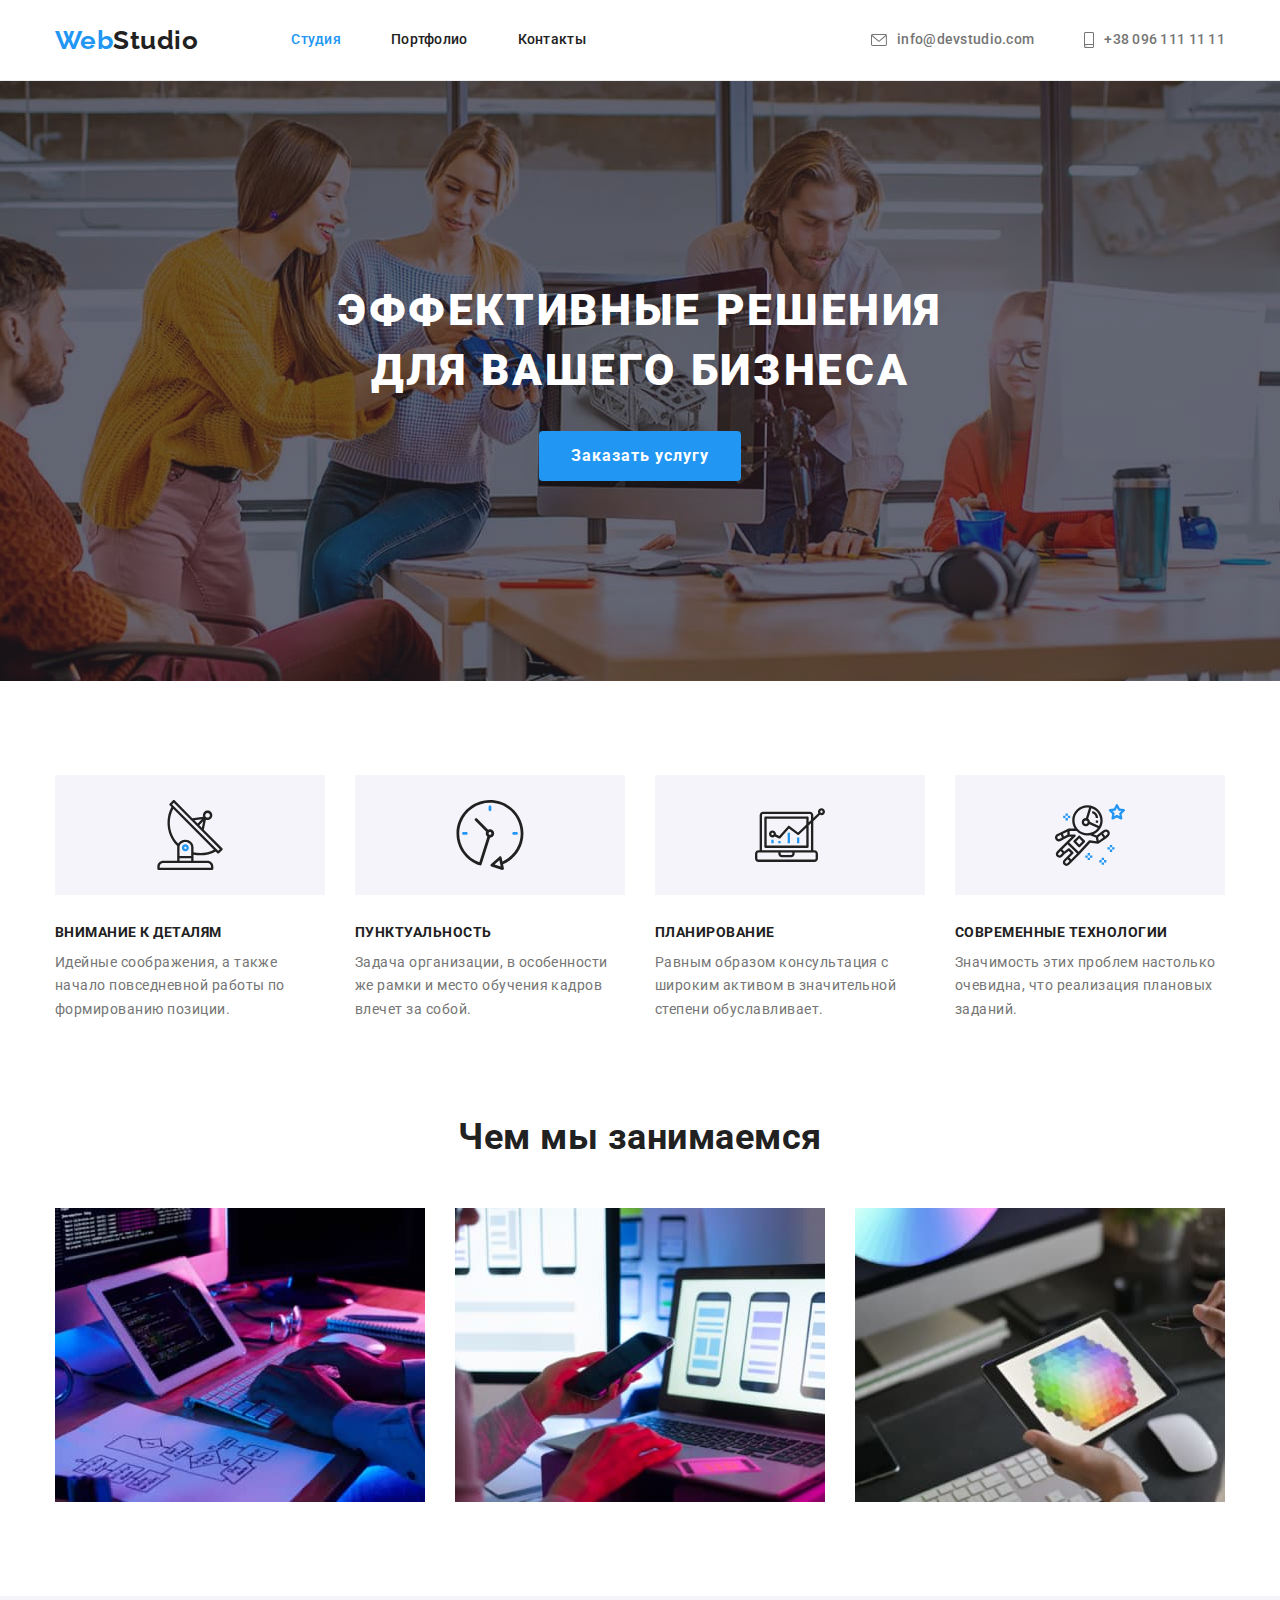
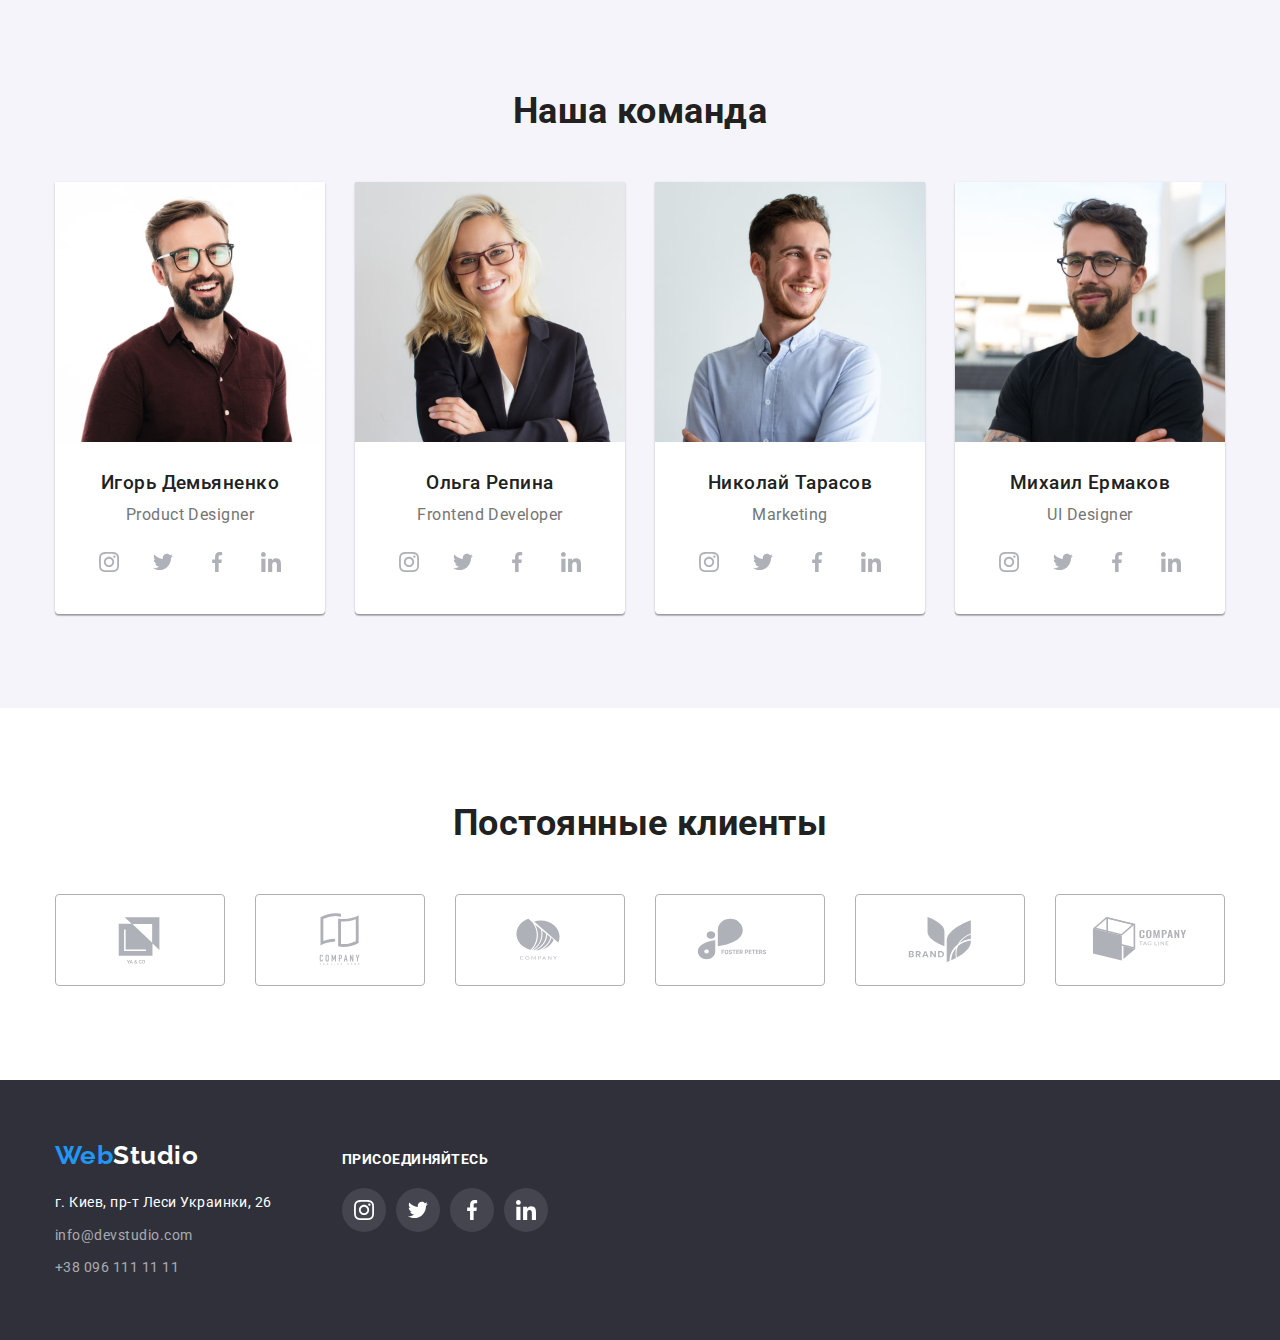
<file: index.html>
<!DOCTYPE html>
<html lang="ru">
  <head>
    <meta charset="UTF-8" />
    <meta http-equiv="X-UA-Compatible" content="IE=edge" />
    <meta name="viewport" content="width=device-width, initial-scale=1.0" />
    <title>Студия</title>
    <link href="https://fonts.googleapis.com/css2?family=Raleway:wght@700&family=Roboto:wght@400;500;700;900&display=swap" rel="stylesheet" />
    <link rel="stylesheet" href="https://cdnjs.cloudflare.com/ajax/libs/modern-normalize/1.1.0/modern-normalize.min.css" />
    <link rel="stylesheet" href="./css/styles.css" />
  </head>
  <body class="page">
    <!-- Шапка сайта -->
    <header class="header">
      <div class="page-header container">
        <nav class="site-nav">
          <a href="./index.html" class="logo">Web<span class="studio-black">Studio</span></a>
          <ul class="site-nav list">
            <li class="item"><a class="link-header current" href="./index.html">Студия</a></li>
            <li class="item"><a class="link-header" href="./portfolio.html">Портфолио</a></li>
            <li class="item"><a class="link-header" href="">Контакты</a></li>
          </ul>
        </nav>
        <ul class="contacts">
          <li class="item">
            <a class="link-header" href="mailto:info@devstudio.com">
              <svg width="16" height="12" class="contacts-icon">
                <use href="./images/icons.svg#envelope"></use>
              </svg>
              info@devstudio.com
            </a>
          </li>
          <li class="item">
            <a class="link-header" href="tel:+380961111111">
              <svg width="10" height="16" class="contacts-icon">
                <use href="./images/icons.svg#smartphone"></use></svg>
              +38 096 111 11 11
            </a>
          </li>
        </ul>
      </div>
    </header>

    <!-- Основная часть -->
    <main>
      <!--Герой-->
      <section class="hero">
        <div class="container">
          <h1 class="hero-title">Эффективные решения<br />для вашего бизнеса</h1>
          <button class="primary pointer" type="button">Заказать услугу</button>
        </div>
      </section>

      <!--Преимущества-->
      <section class="section">
        <div class="container">
          <h2 class="section-title visually-hidden">Наши преимущества</h2>
          <ul class="features list">
            <li class="features-item">
              <div class="features-icon">
              <svg class="icon">
                <use href="./images/icons.svg#antenna"></use>
              </svg>
            </div>
              <h3 class="features-title">Внимание к деталям</h3>
              <p class="features-text">Идейные соображения, а также начало повседневной работы по формированию позиции.</p>
            </li>
            <li class="features-item">
              <div class="features-icon">
              <svg class="icon">
                <use href="./images/icons.svg#clock"></use>
              </svg>
            </div>
              <h3 class="features-title">Пунктуальность</h3>
              <p class="features-text">Задача организации, в особенности же рамки и место обучения кадров влечет за собой.</p>
            </li>
            <li class="features-item">
              <div class="features-icon">
              <svg class="icon">
                <use href="./images/icons.svg#diagram"></use>
              </svg>
            </div>
              <h3 class="features-title">Планирование</h3>
              <p class="features-text">Равным образом консультация с широким активом в значительной степени обуславливает.</p>
            </li>
            <li class="features-item">
              <div class="features-icon">
              <svg class="icon">
                <use href="./images/icons.svg#astronaut"></use>
              </svg>
            </div>
              <h3 class="features-title">Современные технологии</h3>
              <p class="features-text">Значимость этих проблем настолько очевидна, что реализация плановых заданий.</p>
            </li>
          </ul>
        </div>
      </section>

      <!--Чем мы занимаемся-->
      <section class="section no-padding">
        <div class="container">
          <h2 class="section-title">Чем мы занимаемся</h2>
          <ul class="description list">
            <li class="item"><img src="./images/box1.jpg" alt="крупный план програмиста, работающего за своим столом в офисе" width="370" /></li>
            <li class="item"><img src="./images/box2.jpg" alt="веб дизайнер работает над интерфейсом приложения для смартфона" width="370" /></li>
            <li class="item"><img src="./images/box3.jpg" alt="веб дизайнер работает с цветовой палитрой на планшете" width="370" /></li>
          </ul>
        </div>
      </section>

      <!--Команда-->
      <section class="section team">
        <div class="container">
          <h2 class="section-title">Наша команда</h2>
          <ul class="team">
            <li class="team-card">
              <img src="./images/demjanenko.jpg" alt="Игорь Демьяненко" width="270" />
              <div class="team-caption">
                <h3 class="team-name">Игорь Демьяненко</h3>
                <p class="team-position">Product Designer</p>
                <ul class="social">
                  <li class="social-item">
                    <a href="#" class="social-link">
                      <svg width="20" height="20" class="social-icon">
                        <use href="./images/icons.svg#instagram"></use>
                      </svg>
                    </a>
                  </li>
                  <li class="social-item">
                    <a href="#" class="social-link">
                      <svg width="20" height="20" class="social-icon">
                        <use href="./images/icons.svg#twitter"></use>
                      </svg>
                    </a>
                  </li>
                  <li class="social-item">
                    <a href="#" class="social-link">
                      <svg width="20" height="20" class="social-icon">
                        <use href="./images/icons.svg#facebook"></use>
                      </svg>
                    </a>
                  </li>
                  <li class="social-item">
                    <a href="#" class="social-link">
                      <svg width="20" height="20" class="social-icon">
                        <use href="./images/icons.svg#linkedin"></use>
                      </svg>
                    </a>
                  </li>
                </ul>
              </div>
            </li>
            <li class="team-card">
              <img src="./images/repina.jpg" alt="Ольга Репина" width="270" />
              <div class="team-caption">
                <h3 class="team-name">Ольга Репина</h3>
                <p class="team-position">Frontend Developer</p>
                <ul class="social">
                  <li class="social-item">
                    <a href="#" class="social-link">
                      <svg width="20" height="20" class="social-icon">
                        <use href="./images/icons.svg#instagram"></use>
                      </svg>
                    </a>
                  </li>
                  <li class="social-item">
                    <a href="#" class="social-link">
                      <svg width="20" height="20" class="social-icon">
                        <use href="./images/icons.svg#twitter"></use>
                      </svg>
                    </a>
                  </li>
                  <li class="social-item">
                    <a href="#" class="social-link">
                      <svg width="20" height="20" class="social-icon">
                        <use href="./images/icons.svg#facebook"></use>
                      </svg>
                    </a>
                  </li>
                  <li class="social-item">
                    <a href="#" class="social-link">
                      <svg width="20" height="20" class="social-icon">
                        <use href="./images/icons.svg#linkedin"></use>
                      </svg>
                    </a>
                  </li>
                </ul>
              </div>
            </li>
            <li class="team-card">
              <img src="./images/tarasov.jpg" alt="Николай Тарасов" width="270" />
              <div class="team-caption">
                <h3 class="team-name">Николай Тарасов</h3>
                <p class="team-position">Marketing</p>
                <ul class="social">
                  <li class="social-item">
                    <a href="#" class="social-link">
                      <svg width="20" height="20" class="social-icon">
                        <use href="./images/icons.svg#instagram"></use>
                      </svg>
                    </a>
                  </li>
                  <li class="social-item">
                    <a href="#" class="social-link">
                      <svg width="20" height="20" class="social-icon">
                        <use href="./images/icons.svg#twitter"></use>
                      </svg>
                    </a>
                  </li>
                  <li class="social-item">
                    <a href="#" class="social-link">
                      <svg width="20" height="20" class="social-icon">
                        <use href="./images/icons.svg#facebook"></use>
                      </svg>
                    </a>
                  </li>
                  <li class="social-item">
                    <a href="#" class="social-link">
                      <svg width="20" height="20" class="social-icon">
                        <use href="./images/icons.svg#linkedin"></use>
                      </svg>
                    </a>
                  </li>
                </ul>
              </div>
            </li>
            <li class="team-card">
              <img src="./images/ermakov.jpg" alt="Михаил Ермаков" width="270" />
              <div class="team-caption">
                <h3 class="team-name">Михаил Ермаков</h3>
                <p class="team-position">UI Designer</p>
                <ul class="social">
                  <li class="social-item">
                    <a href="#" class="social-link">
                      <svg width="20" height="20" class="social-icon">
                        <use href="./images/icons.svg#instagram"></use>
                      </svg>
                    </a>
                  </li>
                  <li class="social-item">
                    <a href="#" class="social-link">
                      <svg width="20" height="20" class="social-icon">
                        <use href="./images/icons.svg#twitter"></use>
                      </svg>
                    </a>
                  </li>
                  <li class="social-item">
                    <a href="#" class="social-link">
                      <svg width="20" height="20" class="social-icon">
                        <use href="./images/icons.svg#facebook"></use>
                      </svg>
                    </a>
                  </li>
                  <li class="social-item">
                    <a href="#" class="social-link">
                      <svg width="20" height="20" class="social-icon">
                        <use href="./images/icons.svg#linkedin"></use>
                      </svg>
                    </a>
                  </li>
                </ul>
              </div>
            </li>
          </ul>
        </div>
      </section>
    </main>

    <!-- Постоянные клиенты -->
    <section class="section">
      <div class="container">
        <h2 class="section-title">Постоянные клиенты</h2>
        <ul class="customers-list">
          <li class="item">
            <a href="#" class="customer-link">
              <svg width="106" height="60" class="customer-logo">
                <use href="./images/icons.svg#logo1"></use>
              </svg>
            </a>
          </li>
          <li class="item">
            <a href="#" class="customer-link">
              <svg width="106" height="60" class="customer-logo">
                <use href="./images/icons.svg#logo2"></use>
              </svg>
            </a>
          </li>
          <li class="item">
            <a href="#" class="customer-link">
              <svg width="106" height="60" class="customer-logo">
                <use href="./images/icons.svg#logo3"></use>
              </svg>
            </a>
          </li>
          <li class="item">
            <a href="#" class="customer-link">
              <svg width="106" height="60" class="customer-logo">
                <use href="./images/icons.svg#logo4"></use>
              </svg>
            </a>
          </li>
          <li class="item">
            <a href="#" class="customer-link">
              <svg width="106" height="60" class="customer-logo">
                <use href="./images/icons.svg#logo5"></use>
              </svg>
            </a>
          </li>
          <li class="item">
            <a href="#" class="customer-link">
              <svg width="106" height="60" class="customer-logo">
                <use href="./images/icons.svg#logo6"></use>
              </svg>
            </a>
          </li>
        </ul>
      </div>
    </section>

    <!-- Подвал -->
    <footer class="footer">
      <div class="container_footer">                 
          <address>
            <a href="./index.html" class="logo">Web<span class="studio-white">Studio</span></a>
            <ul class="footer-list">
              <li class="item"><a class="link map" href="https://goo.gl/maps/9KBQKtj4yiWqNJr88" target="_blank" rel="noopener noreferrer">г. Киев, пр-т Леси Украинки, 26</a></li>
              <li class="item"><a class="link" href="mailto:info@devstudio.com">info@devstudio.com</a></li>
              <li class="item"><a class="link" href="tel:+380961111111">+38 096 111 11 11</a></li>
            </ul>
          </address>        
        <div class="footer-social">
          <h3 class="social-title">Присоединяйтесь</h3>
          <ul class="social">
            <li class="footer-item">
              <a href="#" class="footer-link">
                <svg width="20" height="20" class="footer-icon">
                  <use href="./images/icons.svg#instagram"></use>
                </svg>
              </a>
            </li>
            <li class="footer-item">
              <a href="#" class="footer-link">
                <svg width="20" height="20" class="footer-icon">
                  <use href="./images/icons.svg#twitter"></use>
                </svg>
              </a>
            </li>
            <li class="footer-item">
              <a href="#" class="footer-link">
                <svg width="20" height="20" class="footer-icon">
                  <use href="./images/icons.svg#facebook"></use>
                </svg>
              </a>
            </li>
            <li class="footer-item">
              <a href="#" class="footer-link">
                <svg width="20" height="20" class="footer-icon">
                  <use href="./images/icons.svg#linkedin"></use>
                </svg>
              </a>
            </li>
          </ul>
        </div>
      </div>
    </footer>
  </body>
</html>
</file>
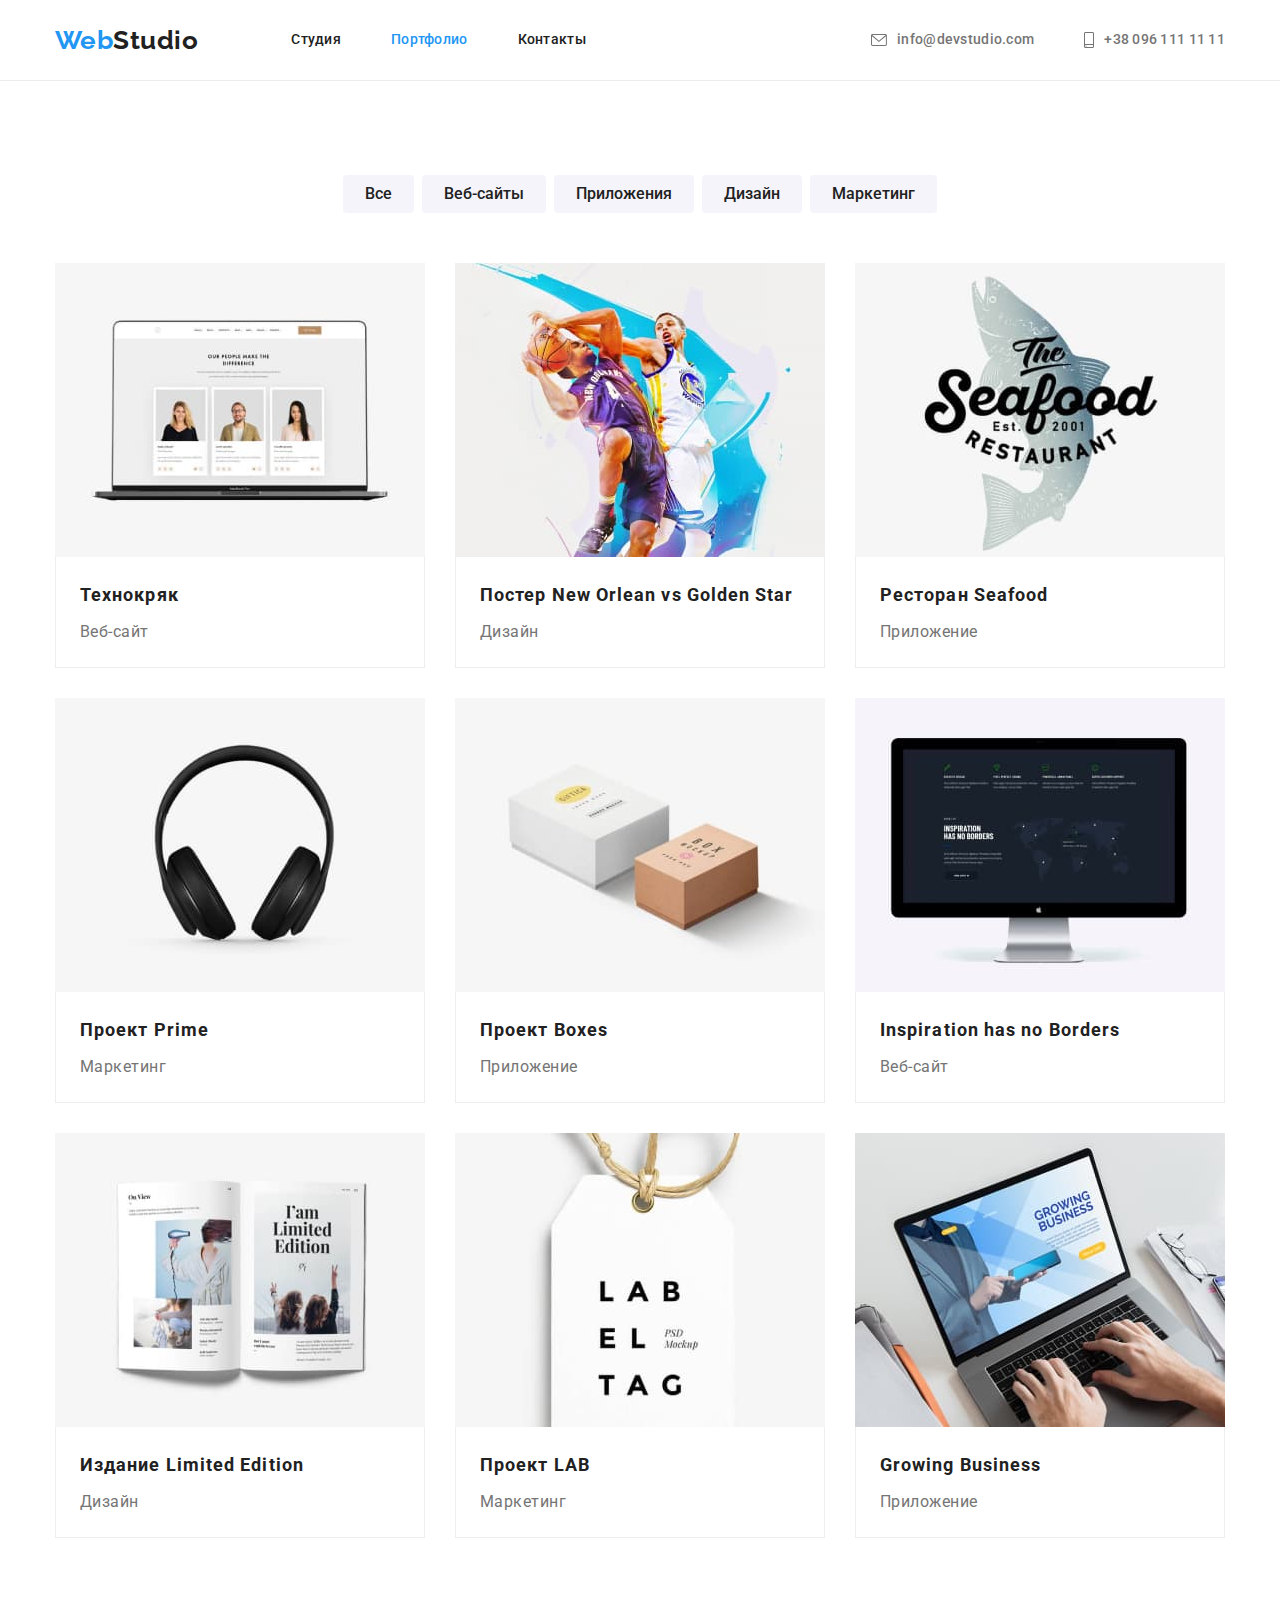
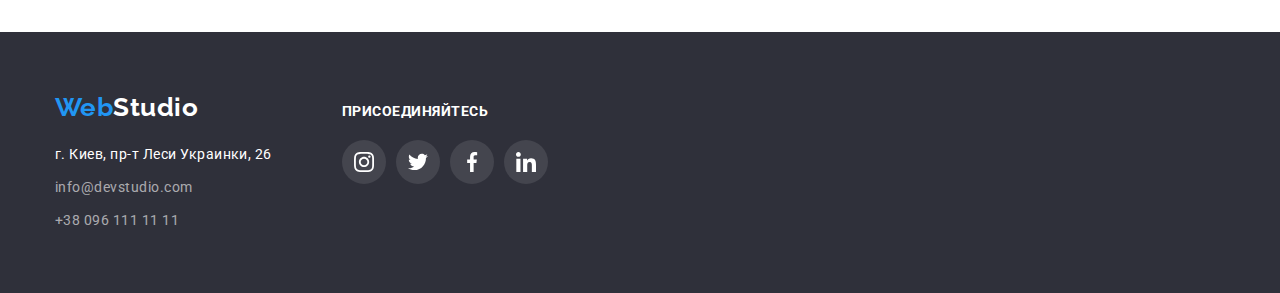
<file: portfolio.html>
<!DOCTYPE html>
<html lang="ru">
  <head>
    <meta charset="UTF-8" />
    <meta http-equiv="X-UA-Compatible" content="IE=edge" />
    <meta name="viewport" content="width=device-width, initial-scale=1.0" />
    <title>Портфолио</title>
    <link href="https://fonts.googleapis.com/css2?family=Raleway:wght@700&family=Roboto:wght@400;500;700;900&display=swap" rel="stylesheet" />
    <link rel="stylesheet" href="https://cdnjs.cloudflare.com/ajax/libs/modern-normalize/1.1.0/modern-normalize.min.css" />
    <link rel="stylesheet" href="./css/styles.css" />
  </head>
  <body class="page">
    <!-- Шапка сайта -->
    <header class="header">
      <div class="page-header container">
        <nav class="site-nav">
          <a href="./index.html" class="logo">Web<span class="studio-black">Studio</span></a>
          <ul class="site-nav list">
            <li class="item"><a class="link-header" href="./index.html">Студия</a></li>
            <li class="item"><a class="link-header current" href="./portfolio.html">Портфолио</a></li>
            <li class="item"><a class="link-header" href="">Контакты</a></li>
          </ul>
        </nav>
        <ul class="contacts">
          <li class="item">
            <a class="link-header" href="mailto:info@devstudio.com">
              <svg width="16" height="12" class="contacts-icon">
                <use href="./images/icons.svg#envelope"></use>
              </svg>
              info@devstudio.com
            </a>
          </li>
          <li class="item">
            <a class="link-header" href="tel:+380961111111">
              <svg width="10" height="16" class="contacts-icon">
                <use href="./images/icons.svg#smartphone"></use></svg>
              +38 096 111 11 11</a>
          </li>
        </ul>
      </div>
    </header>

    <!-- Основная часть -->
    <main>
      <section class="section">
        <div class="container">
          <h1 class="visually-hidden">Галерея</h1>
          <ul class="filter-list">
            <li class="item"><button class="filter-button pointer" type="button">Все</button></li>
            <li class="item"><button class="filter-button pointer" type="button">Веб-сайты</button></li>
            <li class="item"><button class="filter-button pointer" type="button">Приложения</button></li>
            <li class="item"><button class="filter-button pointer" type="button">Дизайн</button></li>
            <li class="item"><button class="filter-button pointer" type="button">Маркетинг</button></li>
          </ul>
          <ul class="gallery list">
            <li class="gallery-card">
              <a class="gallery-link" href="#">
              <img src="./images/project1.jpg" alt="проект веб-сайта" width="370" />
              <div class="caption">
                <h2 class="gallery-title">Технокряк</h2>
                <p class="gallery-text">Веб-сайт</p>
              </div>
            </a>
            </li>
            <li class="gallery-card">
              <a class="gallery-link" href="#">
              <img src="./images/project2.jpg" alt="дизайн проект" width="370" />
              <div class="caption">
                <h2 class="gallery-title">Постер New Orlean vs Golden Star</h2>
                <p class="gallery-text">Дизайн</p>
              </div>
            </a>
            </li>
            <li class="gallery-card">
              <a class="gallery-link" href="#">
              <img src="./images/project3.jpg" alt="проект приложения" width="370" />
              <div class="caption">
                <h2 class="gallery-title">Ресторан Seafood</h2>
                <p class="gallery-text">Приложение</p>
              </div>
            </a>
            </li>
            <li class="gallery-card">
              <a class="gallery-link" href="#">
              <img src="./images/project4.jpg" alt="маркетинговый проект" width="370" />
              <div class="caption">
                <h2 class="gallery-title">Проект Prime</h2>
                <p class="gallery-text">Маркетинг</p>
              </div>
            </a>
            </li>
            <li class="gallery-card">
              <a class="gallery-link" href="#">
              <img src="./images/project5.jpg" alt="проект приложения" width="370" />
              <div class="caption">
                <h2 class="gallery-title">Проект Boxes</h2>
                <p class="gallery-text">Приложение</p>
              </div>
            </a>
            </li>
            <li class="gallery-card">
              <a class="gallery-link" href="#">
              <img src="./images/project6.jpg" alt="проект веб-сайта" width="370" />
              <div class="caption">
                <h2 class="gallery-title">Inspiration has no Borders</h2>
                <p class="gallery-text">Веб-сайт</p>
              </div>
            </a>
            </li>
            <li class="gallery-card">
              <a class="gallery-link" href="#">
              <img src="./images/project7.jpg" alt="дизайн проект" width="370" />
              <div class="caption">
                <h2 class="gallery-title">Издание Limited Edition</h2>
                <p class="gallery-text">Дизайн</p>
              </div>
            </a>
            </li>
            <li class="gallery-card">
              <a class="gallery-link" href="#">
              <img src="./images/project8.jpg" alt="маркетинговый проект" width="370" />
              <div class="caption">
                <h2 class="gallery-title">Проект LAB</h2>
                <p class="gallery-text">Маркетинг</p>
              </div>
            </a>
            </li>
            <li class="gallery-card">
              <a class="gallery-link" href="#">
              <img src="./images/project9.jpg" alt="проект приложения" width="370" />
              <div class="caption">
                <h2 class="gallery-title">Growing Business</h2>
                <p class="gallery-text">Приложение</p>
              </div>
            </a>
            </li>
          </ul>
        </div>
      </section>
    </main>

    <!-- Подвал -->
    <footer class="footer">
      <div class="container_footer">                 
          <address>
            <a href="./index.html" class="logo">Web<span class="studio-white">Studio</span></a>
            <ul class="footer-list">
              <li class="item"><a class="link map" href="https://goo.gl/maps/9KBQKtj4yiWqNJr88" target="_blank" rel="noopener noreferrer">г. Киев, пр-т Леси Украинки, 26</a></li>
              <li class="item"><a class="link" href="mailto:info@devstudio.com">info@devstudio.com</a></li>
              <li class="item"><a class="link" href="tel:+380961111111">+38 096 111 11 11</a></li>
            </ul>
          </address>        
        <div class="footer-social">
          <h3 class="social-title">Присоединяйтесь</h3>
          <ul class="social">
            <li class="footer-item">
              <a href="#" class="footer-link">
                <svg width="20" height="20" class="footer-icon">
                  <use href="./images/icons.svg#instagram"></use>
                </svg>
              </a>
            </li>
            <li class="footer-item">
              <a href="#" class="footer-link">
                <svg width="20" height="20" class="footer-icon">
                  <use href="./images/icons.svg#twitter"></use>
                </svg>
              </a>
            </li>
            <li class="footer-item">
              <a href="#" class="footer-link">
                <svg width="20" height="20" class="footer-icon">
                  <use href="./images/icons.svg#facebook"></use>
                </svg>
              </a>
            </li>
            <li class="footer-item">
              <a href="#" class="footer-link">
                <svg width="20" height="20" class="footer-icon">
                  <use href="./images/icons.svg#linkedin"></use>
                </svg>
              </a>
            </li>
          </ul>
        </div>
      </div>
    </footer>
  </body>
</html>
</file>
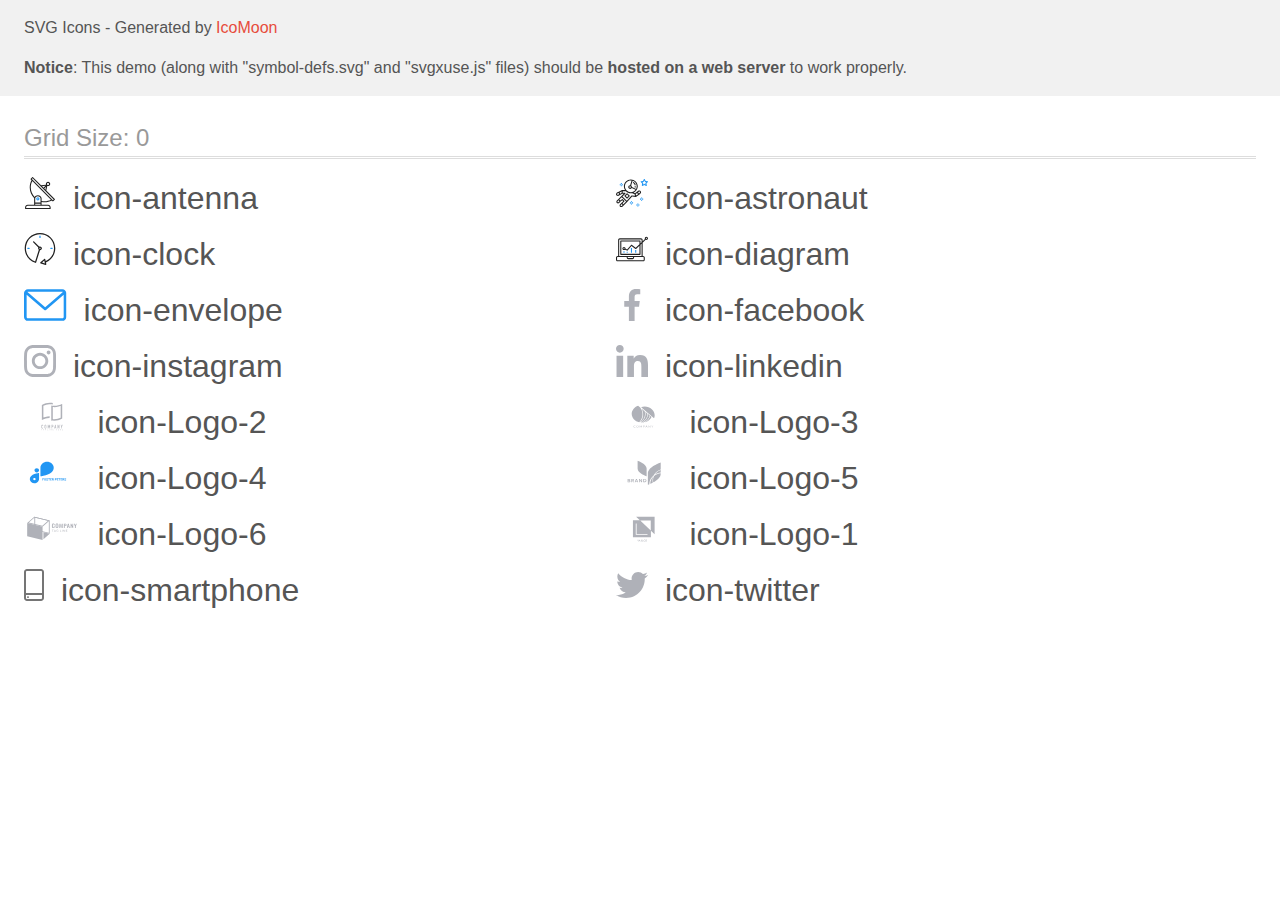
<file: images/icomoon/demo-external-svg.html>
<!doctype html>
<html>
<head>
    <title>IcoMoon - SVG Icons</title>
    <meta charset="utf-8">
    <meta name="viewport" content="width=device-width, initial-scale=1">
    <link rel="stylesheet" href="demo-files/demo.css">
    <link rel="stylesheet" href="style.css">
</head>
<body>
<header class="bgc1 clearfix">
<div class="mhl">
    <p>SVG Icons - Generated by <a href="https://icomoon.io/app">IcoMoon</a></p><p><strong>Notice</strong>: This demo (along with "symbol-defs.svg" and "svgxuse.js" files) should be <b>hosted on a web server</b> to work properly.</p>
</div>
</header>
    <div class="clearfix mhl ptl">
        <h1 class="mvm mtn fgc1">Grid Size: 0</h1>
        <div class="glyph fs1">
            <div class="clearfix pbs">
                <svg class="icon icon-antenna"><use xlink:href="symbol-defs.svg#icon-antenna"></use></svg><span class="name"> icon-antenna</span>
            </div>
        </div>
        <div class="glyph fs1">
            <div class="clearfix pbs">
                <svg class="icon icon-astronaut"><use xlink:href="symbol-defs.svg#icon-astronaut"></use></svg><span class="name"> icon-astronaut</span>
            </div>
        </div>
        <div class="glyph fs1">
            <div class="clearfix pbs">
                <svg class="icon icon-clock"><use xlink:href="symbol-defs.svg#icon-clock"></use></svg><span class="name"> icon-clock</span>
            </div>
        </div>
        <div class="glyph fs1">
            <div class="clearfix pbs">
                <svg class="icon icon-diagram"><use xlink:href="symbol-defs.svg#icon-diagram"></use></svg><span class="name"> icon-diagram</span>
            </div>
        </div>
        <div class="glyph fs1">
            <div class="clearfix pbs">
                <svg class="icon icon-envelope"><use xlink:href="symbol-defs.svg#icon-envelope"></use></svg><span class="name"> icon-envelope</span>
            </div>
        </div>
        <div class="glyph fs1">
            <div class="clearfix pbs">
                <svg class="icon icon-facebook"><use xlink:href="symbol-defs.svg#icon-facebook"></use></svg><span class="name"> icon-facebook</span>
            </div>
        </div>
        <div class="glyph fs1">
            <div class="clearfix pbs">
                <svg class="icon icon-instagram"><use xlink:href="symbol-defs.svg#icon-instagram"></use></svg><span class="name"> icon-instagram</span>
            </div>
        </div>
        <div class="glyph fs1">
            <div class="clearfix pbs">
                <svg class="icon icon-linkedin"><use xlink:href="symbol-defs.svg#icon-linkedin"></use></svg><span class="name"> icon-linkedin</span>
            </div>
        </div>
        <div class="glyph fs1">
            <div class="clearfix pbs">
                <svg class="icon icon-Logo-2"><use xlink:href="symbol-defs.svg#icon-Logo-2"></use></svg><span class="name"> icon-Logo-2</span>
            </div>
        </div>
        <div class="glyph fs1">
            <div class="clearfix pbs">
                <svg class="icon icon-Logo-3"><use xlink:href="symbol-defs.svg#icon-Logo-3"></use></svg><span class="name"> icon-Logo-3</span>
            </div>
        </div>
        <div class="glyph fs1">
            <div class="clearfix pbs">
                <svg class="icon icon-Logo-4"><use xlink:href="symbol-defs.svg#icon-Logo-4"></use></svg><span class="name"> icon-Logo-4</span>
            </div>
        </div>
        <div class="glyph fs1">
            <div class="clearfix pbs">
                <svg class="icon icon-Logo-5"><use xlink:href="symbol-defs.svg#icon-Logo-5"></use></svg><span class="name"> icon-Logo-5</span>
            </div>
        </div>
        <div class="glyph fs1">
            <div class="clearfix pbs">
                <svg class="icon icon-Logo-6"><use xlink:href="symbol-defs.svg#icon-Logo-6"></use></svg><span class="name"> icon-Logo-6</span>
            </div>
        </div>
        <div class="glyph fs1">
            <div class="clearfix pbs">
                <svg class="icon icon-Logo-1"><use xlink:href="symbol-defs.svg#icon-Logo-1"></use></svg><span class="name"> icon-Logo-1</span>
            </div>
        </div>
        <div class="glyph fs1">
            <div class="clearfix pbs">
                <svg class="icon icon-smartphone"><use xlink:href="symbol-defs.svg#icon-smartphone"></use></svg><span class="name"> icon-smartphone</span>
            </div>
        </div>
        <div class="glyph fs1">
            <div class="clearfix pbs">
                <svg class="icon icon-twitter"><use xlink:href="symbol-defs.svg#icon-twitter"></use></svg><span class="name"> icon-twitter</span>
            </div>
        </div>
  </div>
<script defer src="svgxuse.js"></script>
</body>
</html>
</file>
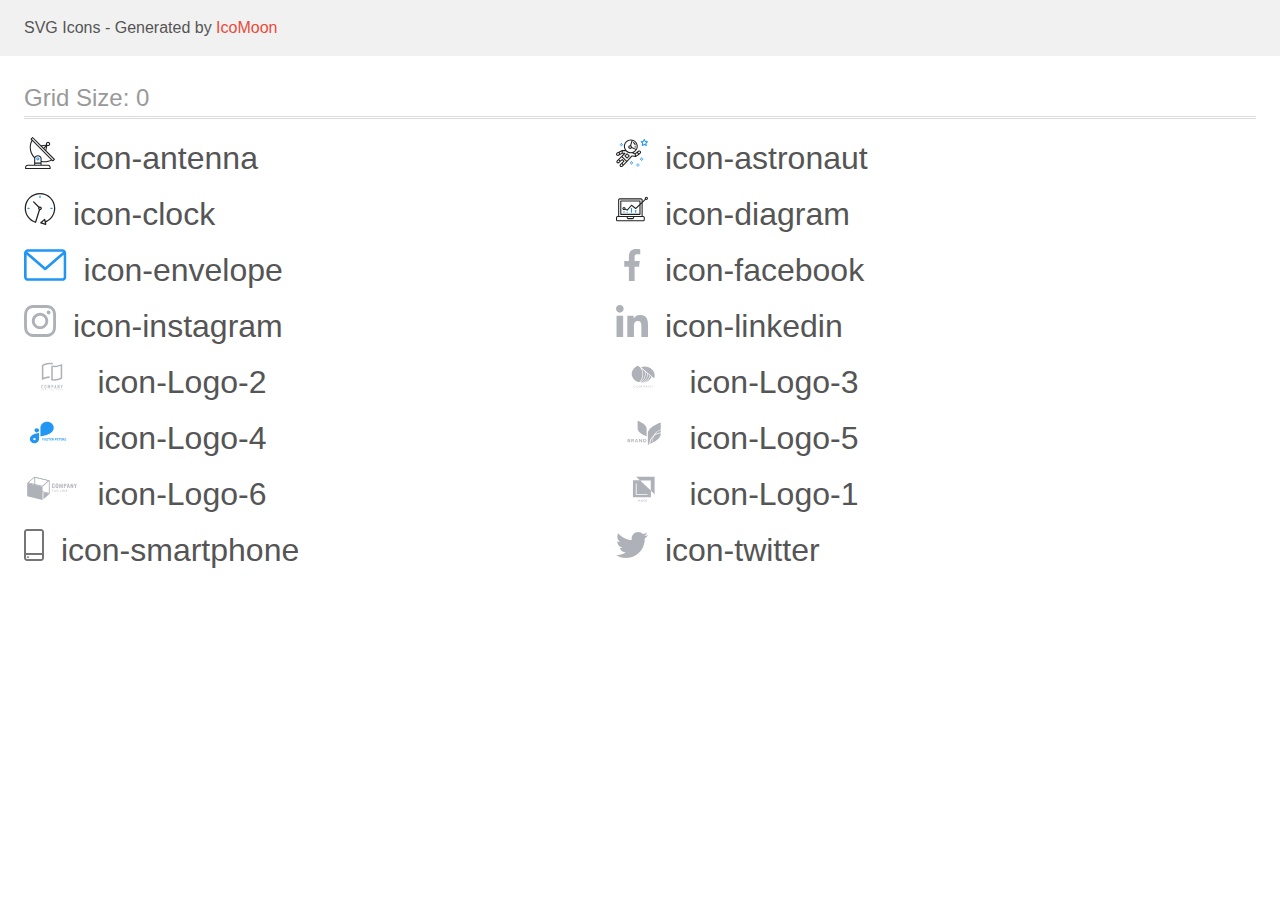
<file: images/icomoon/demo.html>
<!doctype html>
<html>
<head>
    <title>IcoMoon - SVG Icons</title>
    <meta charset="utf-8">
    <meta name="viewport" content="width=device-width, initial-scale=1">
    <link rel="stylesheet" href="demo-files/demo.css">
    <link rel="stylesheet" href="style.css">
</head>
<body>
<svg aria-hidden="true" style="position: absolute; width: 0; height: 0; overflow: hidden;" version="1.1" xmlns="http://www.w3.org/2000/svg" xmlns:xlink="http://www.w3.org/1999/xlink">
<defs>
<symbol id="icon-antenna" viewBox="0 0 32 32">
<path fill="#212121" style="fill: var(--color1, #212121)" d="M30.773 22.098l-8.443-8.505 0.937-4.616c0.225 0.090 0.485 0.144 0.758 0.146h0.007c0.008 0 0.017 0 0.026 0 1.192 0 2.159-0.967 2.159-2.159s-0.967-2.159-2.159-2.159c-1.192 0-2.159 0.967-2.159 2.159 0 0.259 0.046 0.508 0.13 0.739l-0.005-0.015-4.96 0.606-8.091-8.133c-0.096-0.098-0.229-0.159-0.376-0.16h-0c-0.14 0.001-0.274 0.057-0.373 0.155l-1.512 1.504c-0.096 0.097-0.156 0.23-0.156 0.377s0.060 0.281 0.156 0.377v0l0.814 0.825c-1.143 2.062-1.816 4.522-1.816 7.139 0 4.106 1.656 7.824 4.336 10.525l-0.001-0.001c0.043 0.041 0.092 0.074 0.146 0.097-0.032 0.164-0.051 0.353-0.052 0.546v6.188h-6.4c-1.472 0.001-2.666 1.194-2.667 2.666v1.067c0 0.295 0.239 0.534 0.534 0.534h24.534c0.294 0 0.533-0.239 0.533-0.534v-1.067c-0.002-1.472-1.195-2.665-2.666-2.666h-6.4v-2.742c1.003 0.21 2.024 0.317 3.049 0.32 2.58-0.003 5.005-0.663 7.117-1.822l-0.077 0.039 0.818 0.823c0.099 0.101 0.235 0.159 0.376 0.16 0.14-0.001 0.274-0.057 0.373-0.155l1.512-1.504c0.096-0.097 0.156-0.23 0.156-0.377s-0.060-0.281-0.156-0.377v0zM23.28 6.233c0.193-0.192 0.459-0.31 0.752-0.31 0.589 0 1.067 0.478 1.067 1.066s-0.477 1.066-1.067 1.066c-0 0-0 0-0 0h-0.004c-0.587-0.003-1.061-0.479-1.061-1.066 0-0.295 0.12-0.563 0.314-0.756l0-0h-0.002zM22.024 9.737l-0.598 2.946-1.175-1.183 1.774-1.763zM21.419 8.835l-1.92 1.909-1.486-1.493 3.406-0.416zM24.004 28.8c0.884 0 1.6 0.716 1.6 1.6v0 0.534h-23.466v-0.534c0-0.884 0.716-1.6 1.6-1.6v0h20.267zM16.538 26.666v1.067h-5.334v-1.067h5.334zM11.204 25.6v-4.053c0-1.294 1.196-2.346 2.667-2.346s2.667 1.053 2.667 2.346v4.053h-5.334zM17.604 23.904v-2.357c0-1.882-1.675-3.413-3.733-3.413-0.017-0-0.038-0-0.058-0-1.353 0-2.54 0.707-3.213 1.771l-0.009 0.016c-2.36-2.482-3.812-5.846-3.812-9.55 0-2.314 0.567-4.496 1.569-6.414l-0.036 0.077 18.602 18.709c-1.823 0.947-3.979 1.502-6.266 1.502-1.079 0-2.128-0.124-3.136-0.357l0.093 0.018zM28.893 23.22l-21.057-21.181 0.754-0.752 7.935 7.98c0.004 0 0.006 0.007 0.010 0.010l13.114 13.191-0.757 0.752z"></path>
<path fill="#2196f3" style="fill: var(--color2, #2196f3)" d="M13.876 20.267h-0.005c-0.001 0-0.002 0-0.002 0-0.884 0-1.6 0.716-1.6 1.6s0.715 1.599 1.597 1.6h0.005c0.001 0 0.001 0 0.002 0 0.884 0 1.6-0.716 1.6-1.6s-0.715-1.599-1.598-1.6h-0zM14.249 22.245c-0.096 0.096-0.229 0.155-0.376 0.155-0.295 0-0.534-0.239-0.534-0.534s0.238-0.533 0.532-0.533h0c0.293 0.001 0.531 0.239 0.531 0.533 0 0.148-0.060 0.282-0.157 0.378l-0 0h0.005z"></path>
</symbol>
<symbol id="icon-astronaut" viewBox="0 0 32 32">
<path fill="#2196f3" style="fill: var(--color2, #2196f3)" d="M31.974 4.524c-0.064-0.191-0.227-0.332-0.427-0.362l-0.003-0-1.911-0.278-0.855-1.731c-0.179-0.365-0.777-0.365-0.956 0l-0.855 1.731-1.911 0.278c-0.26 0.039-0.457 0.26-0.457 0.528 0 0.15 0.062 0.285 0.161 0.382l1.383 1.348-0.326 1.903c-0.034 0.2 0.048 0.402 0.212 0.522 0.166 0.12 0.383 0.135 0.562 0.040l1.709-0.899 1.709 0.899c0.072 0.038 0.157 0.061 0.247 0.061 0.295 0 0.534-0.239 0.534-0.534 0-0.031-0.003-0.062-0.008-0.092l0 0.003-0.326-1.903 1.383-1.348c0.099-0.097 0.161-0.233 0.161-0.382 0-0.059-0.009-0.115-0.027-0.168l0.001 0.004zM29.511 5.851c-0.126 0.122-0.183 0.299-0.153 0.472l0.191 1.114-1-0.526c-0.072-0.039-0.158-0.062-0.249-0.062s-0.177 0.023-0.252 0.063l0.003-0.001-1 0.526 0.191-1.114c0.005-0.027 0.008-0.059 0.008-0.091 0-0.149-0.061-0.285-0.16-0.381l-0-0-0.811-0.79 1.119-0.162c0.174-0.025 0.324-0.134 0.402-0.292l0.5-1.013 0.5 1.013c0.078 0.158 0.228 0.267 0.402 0.292l1.119 0.162-0.809 0.79zM26.134 20.522h-1.067v1.067h1.067v-1.067zM26.134 22.656h-1.067v1.066h1.067v-1.066zM27.2 21.589h-1.067v1.067h1.067v-1.067zM25.067 21.589h-1.067v1.067h1.067v-1.067zM22.4 26.389h-1.067v1.067h1.067v-1.067zM22.4 28.523h-1.067v1.067h1.067v-1.067zM23.467 27.456h-1.067v1.067h1.067v-1.067zM21.334 27.456h-1.067v1.067h1.067v-1.067zM16 24.256h-1.066v1.067h1.066v-1.067zM16 26.389h-1.066v1.067h1.066v-1.067zM17.067 25.322h-1.067v1.067h1.067v-1.067zM14.934 25.322h-1.067v1.067h1.067v-1.067zM5.867 6.122h-1.066v1.066h1.066v-1.066zM5.867 8.256h-1.066v1.066h1.066v-1.066zM6.933 7.189h-1.067v1.067h1.066v-1.067zM4.8 7.189h-1.067v1.067h1.067v-1.067z"></path>
<path fill="#212121" style="fill: var(--color1, #212121)" d="M24.715 14.16c-0.28-0.376-0.698-0.636-1.179-0.703l-0.009-0.001c-0.076-0.012-0.164-0.018-0.254-0.018-0.411 0-0.789 0.139-1.090 0.373l0.004-0.003-1.253 0.96-1.898 1.417-1.358-0.541c2.421-1.086 4.113-3.508 4.113-6.32 0-3.823-3.122-6.934-6.961-6.934s-6.961 3.11-6.961 6.934c0 1.386 0.415 2.674 1.12 3.759l-2.768-0.024c-0.009 0-0.016 0.005-0.023 0.005-0.057 0.003-0.11 0.014-0.159 0.033l0.004-0.001c-0.013 0.005-0.026 0.007-0.038 0.013-0.006 0.003-0.013 0.003-0.019 0.006l-3.233 1.596c-0 0-0.001 0-0.001 0.001l-1.893 0.91c-0.024 0.011-0.045 0.023-0.065 0.036l0.001-0.001c-0.482 0.324-0.795 0.867-0.795 1.483 0 0.297 0.073 0.577 0.201 0.823l-0.005-0.010c0.22 0.424 0.592 0.742 1.043 0.885l0.013 0.003c0.161 0.053 0.345 0.083 0.537 0.083 0.308 0 0.598-0.078 0.851-0.216l-0.009 0.005 1.388-0.738 2.264-1.169 1.357-0.008-5.442 5.415c0 0.001-0.001 0.001-0.001 0.001l-1.339 1.333c-0.303 0.299-0.491 0.714-0.491 1.173 0 0.002 0 0.003 0 0.005v-0c0.002 0.919 0.748 1.664 1.667 1.664 0.001 0 0.002 0 0.002 0h-0c0.428 0 0.854-0.162 1.18-0.485l1.314-1.309 1.741-1.3 0.901 0.897-3.102 3.088c-0.303 0.299-0.491 0.714-0.491 1.173 0 0.001 0 0.003 0 0.004v-0c0 0.445 0.174 0.864 0.49 1.179 0.302 0.3 0.717 0.485 1.176 0.485 0.001 0 0.002 0 0.003 0h-0c0.427 0 0.855-0.162 1.18-0.485l4.488-4.472c0.007-0.006 0.016-0.009 0.022-0.016l5.166-5.658 3.471 0.494c0.025 0.004 0.050 0.006 0.075 0.006 0.064 0 0.127-0.016 0.187-0.038 0.017-0.006 0.032-0.015 0.049-0.023 0.019-0.010 0.039-0.015 0.058-0.027l3.213-2.133c0.012-0.008 0.018-0.021 0.029-0.030 0.013-0.010 0.029-0.014 0.041-0.026l1.271-1.191c0.348-0.326 0.564-0.787 0.564-1.3 0-0.4-0.132-0.769-0.355-1.066l0.003 0.005zM2.13 17.77c-0.098 0.054-0.215 0.086-0.34 0.086-0.078 0-0.153-0.013-0.224-0.036l0.005 0.001c-0.294-0.093-0.504-0.364-0.504-0.683 0-0.235 0.114-0.444 0.289-0.575l0.002-0.001 1.314-0.632 0.316 0.924 0.133 0.389-0.992 0.527zM5.627 15.942l-1.548 0.8-0.255-0.746-0.184-0.537 2.027-1.001-0.040 1.484zM20.727 9.322c0 0.918-0.219 1.785-0.599 2.56l-4.181-1.899c-0.044-0.575-0.342-1.072-0.782-1.384l-0.006-0.004 1.464-4.861c2.377 0.757 4.104 2.975 4.104 5.588zM8.938 9.322c0-3.235 2.644-5.867 5.894-5.867 0.253 0 0.5 0.022 0.745 0.053l-1.432 4.753c-0.019 0-0.037-0.006-0.057-0.006-0 0-0.001 0-0.001 0-1.032 0-1.869 0.835-1.872 1.867v0c0.003 1.031 0.84 1.867 1.872 1.867 0 0 0 0 0.001 0h-0c0.695 0 1.295-0.383 1.618-0.944l3.863 1.755c-1.075 1.447-2.795 2.39-4.737 2.39-3.25 0-5.894-2.632-5.894-5.867zM14.895 10.122c0 0.441-0.362 0.8-0.806 0.8-0 0-0.001 0-0.001 0-0.443 0-0.802-0.358-0.804-0.8v-0c0-0.441 0.361-0.8 0.806-0.8s0.806 0.359 0.806 0.8zM2.464 25.146c-0.11 0.109-0.261 0.176-0.428 0.176s-0.317-0.067-0.427-0.175l0 0c-0.109-0.108-0.176-0.257-0.176-0.422s0.067-0.314 0.176-0.422l0-0 0.962-0.959 0.852 0.848-0.959 0.954zM5.678 28.88c-0.11 0.109-0.261 0.176-0.428 0.176s-0.317-0.067-0.427-0.175l0 0c-0.109-0.108-0.176-0.257-0.176-0.422s0.067-0.314 0.176-0.422l0-0 0.963-0.959 0.852 0.848-0.96 0.955zM9.16 25.411l-0.001 0.001-1.765 1.76-0.852-0.848 1.765-1.757c0.040-0.040 0.065-0.088 0.090-0.136 0.007-0.014 0.020-0.026 0.026-0.040 0.016-0.041 0.019-0.085 0.026-0.128 0.003-0.025 0.014-0.048 0.014-0.073 0-0.035-0.013-0.070-0.020-0.105-0.006-0.032-0.006-0.064-0.019-0.096-0.025-0.053-0.055-0.098-0.092-0.138l0 0c-0.010-0.012-0.014-0.026-0.025-0.038h-0.001s0-0.001-0.001-0.002l-1.607-1.6c-0.017-0.017-0.039-0.024-0.058-0.038-0.025-0.021-0.054-0.040-0.084-0.056l-0.003-0.001c-0.026-0.012-0.058-0.023-0.090-0.031l-0.003-0.001c-0.030-0.009-0.065-0.017-0.101-0.020l-0.002-0c-0.007-0-0.015-0-0.023-0-0.026 0-0.051 0.002-0.075 0.005l0.003-0c-0.036 0.005-0.069 0.009-0.104 0.021s-0.064 0.027-0.094 0.045c-0.020 0.011-0.043 0.015-0.061 0.029l-1.774 1.324-0.901-0.897 2.399-2.386 4.36 4.289-0.928 0.919zM15.979 18.394c-0.016-0.002-0.030 0.004-0.046 0.003-0.008-0-0.017-0.001-0.027-0.001-0.031 0-0.062 0.003-0.092 0.008l0.003-0c-0.070 0.011-0.132 0.035-0.187 0.070l0.002-0.001c-0.030 0.018-0.057 0.037-0.083 0.061-0.013 0.011-0.028 0.016-0.040 0.029l-4.698 5.146-4.328-4.256 2.833-2.818c0.096-0.097 0.156-0.23 0.156-0.377 0-0.295-0.239-0.534-0.534-0.534-0.001 0-0.001 0-0.002 0h0l-2.219 0.013 0.028-1.607 3.104 0.027c1.264 1.297 3.027 2.101 4.978 2.101 0.001 0 0.002 0 0.003 0h-0c0.438 0 0.864-0.046 1.28-0.122 0.040 0.032 0.080 0.064 0.129 0.085l2.41 0.96 0.152 0.758 0.178 0.886-3.003-0.427zM20.020 18.572l-0.313-1.558 1.446-1.080 0.946 1.257-2.080 1.381zM23.773 15.741l-0.837 0.785-0.931-1.236 0.831-0.637c0.155-0.119 0.351-0.168 0.543-0.143 0.193 0.027 0.364 0.128 0.48 0.284 0.088 0.117 0.141 0.265 0.141 0.426 0 0.206-0.087 0.391-0.226 0.521l-0 0z"></path>
<path fill="#212121" style="fill: var(--color1, #212121)" d="M13.602 18.544l-2.143-2.134c-0.096-0.096-0.229-0.155-0.376-0.155s-0.28 0.059-0.376 0.155l-2.143 2.133c-0.097 0.097-0.156 0.23-0.156 0.378s0.060 0.281 0.156 0.378l-0-0 2.142 2.134c0.096 0.096 0.229 0.156 0.376 0.156s0.28-0.059 0.376-0.156v0l2.143-2.134c0.097-0.097 0.157-0.23 0.157-0.378s-0.060-0.281-0.157-0.378l-0-0zM11.083 20.303l-1.387-1.381 1.386-1.381 1.387 1.381-1.387 1.381zM17.164 5.071l-0.258 1.036c0.071 0.018 1.738 0.452 1.738 2.149h1.067c0-2.017-1.666-2.965-2.547-3.184zM19.711 9.322h-1.067v1.066h1.067v-1.066z"></path>
</symbol>
<symbol id="icon-clock" viewBox="0 0 32 32">
<path fill="#212121" style="fill: var(--color1, #212121)" d="M31.296 15.301c-0.001-8.452-6.855-15.303-15.308-15.301s-15.303 6.855-15.301 15.308c0.002 6.788 4.422 12.543 10.541 14.545l0.108 0.031c0.061 0.019 0.123 0.029 0.187 0.029 0.12 0 0.238-0.032 0.342-0.094 0.135-0.080 0.236-0.207 0.283-0.357l3.865-12.25c1.054-0.004 1.906-0.859 1.906-1.913 0-1.056-0.856-1.913-1.913-1.913-0.303 0-0.59 0.071-0.845 0.196l0.011-0.005-5.106-5.107c-0.114-0.11-0.271-0.179-0.443-0.179-0.352 0-0.638 0.286-0.638 0.638 0 0.172 0.068 0.328 0.179 0.443l-0-0 5.103 5.109c-0.121 0.241-0.191 0.525-0.191 0.826 0 0.602 0.283 1.137 0.723 1.48l0.004 0.003-3.682 11.673c-7.278-2.681-11.004-10.754-8.324-18.032s10.754-11.004 18.032-8.323c7.278 2.681 11.004 10.754 8.323 18.032-1.345 3.581-4.003 6.406-7.374 7.938l-0.088 0.036-0.398-1.874c-0.063-0.291-0.318-0.506-0.624-0.506-0.164 0-0.313 0.062-0.426 0.163l0.001-0.001-3.837 3.426c-0.132 0.117-0.214 0.287-0.214 0.477 0 0.283 0.185 0.524 0.441 0.606l0.005 0.001 4.899 1.563c0.058 0.020 0.126 0.031 0.196 0.031 0.352 0 0.637-0.285 0.637-0.637 0-0.047-0.005-0.093-0.015-0.138l0.001 0.004-0.391-1.839c5.528-2.374 9.329-7.772 9.329-14.057 0-0.011 0-0.023-0-0.034v0.002zM15.992 14.664c0.352 0 0.638 0.286 0.638 0.638s-0.285 0.638-0.638 0.638v0c-0.352 0-0.638-0.286-0.638-0.638s0.286-0.638 0.638-0.638v0zM18.092 29.528l2.184-1.948 0.603 2.84-2.787-0.892z"></path>
<path fill="#2196f3" style="fill: var(--color2, #2196f3)" d="M15.354 3.185v1.275c0 0.352 0.286 0.638 0.638 0.638s0.638-0.285 0.638-0.638v0-1.275c0-0.352-0.285-0.638-0.638-0.638s-0.638 0.285-0.638 0.638v0zM3.876 14.664c-0.352 0-0.638 0.286-0.638 0.638s0.285 0.638 0.638 0.638h1.275c0.352 0 0.638-0.286 0.638-0.638s-0.285-0.638-0.638-0.638h-1.275zM28.108 15.939c0.352 0 0.638-0.286 0.638-0.638s-0.285-0.638-0.638-0.638h-1.275c-0.352 0-0.638 0.286-0.638 0.638s0.285 0.638 0.638 0.638h1.275z"></path>
</symbol>
<symbol id="icon-diagram" viewBox="0 0 32 32">
<path fill="#2196f3" style="fill: var(--color2, #2196f3)" d="M14.926 14.965h1.066v4.798h-1.066v-4.798zM19.19 17.097h1.066v2.665h-1.066v-2.665zM10.661 18.696h1.066v1.066h-1.066v-1.066zM7.463 18.163h1.066v1.599h-1.066v-1.599z"></path>
<path fill="#212121" style="fill: var(--color1, #212121)" d="M1.599 28.291h25.586c0 0 0 0 0 0 0.883 0 1.599-0.716 1.599-1.599v0-2.132c0-0.883-0.716-1.599-1.599-1.599v0h-0.533v-13.294l3.028-2.868c0.207 0.104 0.452 0.166 0.711 0.166 0.888 0 1.608-0.72 1.608-1.608s-0.72-1.608-1.608-1.608c-0.888 0-1.608 0.72-1.608 1.608 0 0.247 0.056 0.481 0.155 0.69l-0.004-0.010-2.281 2.162v-1.23c0-0.883-0.716-1.599-1.599-1.599v0h-21.323c-0.883 0-1.599 0.716-1.599 1.599v0 15.992h-0.533c-0.883 0-1.599 0.716-1.599 1.599v0 2.132c0 0.883 0.716 1.599 1.599 1.599v0zM30.384 4.837c0.294 0 0.533 0.239 0.533 0.533s-0.239 0.533-0.533 0.533v0c-0.294 0-0.533-0.239-0.533-0.533s0.239-0.533 0.533-0.533v0zM3.198 6.969c0-0.294 0.239-0.533 0.533-0.533h21.323c0.294 0 0.533 0.239 0.533 0.533v2.239l-1.066 1.013v-2.185c0-0.295-0.239-0.534-0.534-0.534h-19.189c-0.294 0-0.534 0.239-0.534 0.533v13.327c0 0.294 0.239 0.533 0.534 0.533h19.189c0.295 0 0.534-0.239 0.534-0.533v-9.675l1.066-1.010v12.283h-22.389v-15.991zM7.996 13.899c-0.001 0-0.003 0-0.005 0-0.883 0-1.599 0.716-1.599 1.599s0.716 1.599 1.599 1.599c0.432 0 0.824-0.172 1.112-0.45l-0 0 1.853 0.93c0.215 0.107 0.476 0.057 0.636-0.122l3.939-4.432 3.872 2.902c0.208 0.155 0.498 0.139 0.686-0.039l3.365-3.188v8.131h-18.123v-12.261h18.123v2.661l-3.771 3.572-3.904-2.927c-0.088-0.067-0.2-0.107-0.32-0.107-0.158 0-0.3 0.069-0.398 0.178l-0 0.001-3.993 4.493-1.493-0.746c0.011-0.064 0.017-0.128 0.020-0.193 0-0.883-0.716-1.599-1.599-1.599v0zM8.529 15.498c0 0.294-0.239 0.533-0.533 0.533s-0.533-0.239-0.533-0.533v0c0-0.294 0.239-0.533 0.533-0.533s0.533 0.239 0.533 0.533v0zM11.727 24.026h5.33v0.533c0 0.294-0.238 0.533-0.533 0.533h-4.265c-0.294 0-0.533-0.239-0.533-0.533v0-0.533zM1.067 24.56c0-0.294 0.238-0.533 0.533-0.533h9.062v0.533c0 0.883 0.716 1.599 1.599 1.599v0h4.265c0.883 0 1.599-0.716 1.599-1.599v0-0.533h9.062c0.294 0 0.533 0.239 0.533 0.533v2.132c0 0.294-0.239 0.533-0.533 0.533h-25.586c-0 0-0 0-0 0-0.294 0-0.533-0.239-0.533-0.533 0 0 0 0 0 0v0-2.132z"></path>
</symbol>
<symbol id="icon-envelope" viewBox="0 0 43 32">
<path fill="#2196f3" style="fill: var(--color2, #2196f3)" d="M38.667 0h-34.667c-2.205 0-4 1.795-4 4v24c0 2.205 1.795 4 4 4h34.667c2.205 0 4-1.795 4-4v-24c0-2.205-1.795-4-4-4zM38.667 2.667c0.181 0 0.355 0.037 0.512 0.104l-17.845 15.467-17.845-15.467c0.151-0.065 0.327-0.104 0.512-0.104h34.667zM38.667 29.333h-34.667c-0.736 0-1.333-0.597-1.333-1.333v0-22.413l17.792 15.421c0.233 0.203 0.539 0.327 0.875 0.327s0.642-0.124 0.876-0.328l-0.002 0.001 17.792-15.421v22.413c0 0.736-0.597 1.333-1.333 1.333v0z"></path>
</symbol>
<symbol id="icon-facebook" viewBox="0 0 32 32">
<path fill="#afb1b8" style="fill: var(--color3, #afb1b8)" d="M21.328 5.312h2.923v-5.088c-1.232-0.143-2.66-0.224-4.108-0.224-0.052 0-0.104 0-0.156 0l0.008-0c-4.213 0-7.099 2.65-7.099 7.52v4.48h-4.646v5.688h4.646v14.312h5.699v-14.31h4.459l0.707-5.688h-5.168v-3.922c0-1.643 0.443-2.768 2.734-2.768z"></path>
</symbol>
<symbol id="icon-instagram" viewBox="0 0 32 32">
<path fill="#afb1b8" style="fill: var(--color3, #afb1b8)" d="M31.968 9.408c-0.074-1.701-0.349-2.869-0.742-3.882-0.424-1.111-1.054-2.059-1.85-2.837l-0.001-0.001c-0.78-0.792-1.724-1.419-2.778-1.827l-0.054-0.018c-1.019-0.394-2.181-0.667-3.882-0.742-1.712-0.082-2.256-0.101-6.602-0.101-4.344 0-4.888 0.019-6.595 0.094-1.699 0.074-2.869 0.349-3.88 0.742-1.112 0.424-2.060 1.054-2.839 1.85l-0.001 0.001c-0.791 0.78-1.418 1.724-1.825 2.778l-0.018 0.054c-0.395 1.019-0.669 2.181-0.744 3.882-0.082 1.712-0.101 2.256-0.101 6.602 0 4.344 0.019 4.888 0.094 6.595 0.075 1.701 0.35 2.869 0.744 3.882 0.426 1.11 1.055 2.057 1.849 2.837l0.001 0.001c0.8 0.813 1.77 1.443 2.832 1.843 1.019 0.395 2.182 0.67 3.882 0.744 1.707 0.075 2.251 0.094 6.595 0.094 4.346 0 4.89-0.019 6.595-0.094 1.701-0.074 2.869-0.349 3.882-0.742 2.157-0.85 3.833-2.526 4.664-4.628l0.019-0.055c0.394-1.019 0.669-2.182 0.744-3.882 0.075-1.707 0.093-2.251 0.093-6.595s-0.006-4.888-0.080-6.595zM29.088 22.474c-0.070 1.563-0.333 2.406-0.55 2.97-0.552 1.399-1.64 2.486-3.004 3.024l-0.036 0.012c-0.56 0.219-1.411 0.482-2.968 0.55-1.688 0.075-2.194 0.094-6.464 0.094-4.269 0-4.782-0.019-6.464-0.094-1.563-0.069-2.406-0.331-2.97-0.55-0.721-0.269-1.334-0.676-1.836-1.192l-0.001-0.001c-0.517-0.503-0.924-1.117-1.184-1.803l-0.011-0.034c-0.218-0.563-0.48-1.413-0.549-2.97-0.075-1.688-0.094-2.195-0.094-6.464 0-4.27 0.019-4.784 0.094-6.464 0.069-1.563 0.331-2.406 0.549-2.97 0.269-0.722 0.678-1.337 1.198-1.837l0.002-0.002c0.504-0.517 1.119-0.923 1.806-1.182l0.034-0.011c0.56-0.219 1.411-0.48 2.968-0.55 1.688-0.074 2.195-0.093 6.464-0.093 4.275 0 4.782 0.019 6.464 0.093 1.563 0.069 2.406 0.331 2.97 0.55 0.693 0.256 1.325 0.662 1.837 1.194 0.531 0.52 0.938 1.144 1.195 1.84 0.218 0.56 0.48 1.411 0.549 2.968 0.075 1.688 0.094 2.194 0.094 6.464 0 4.269-0.019 4.768-0.094 6.458z"></path>
<path fill="#afb1b8" style="fill: var(--color3, #afb1b8)" d="M16.059 7.782c-4.539 0.002-8.218 3.682-8.219 8.221v0c0.091 4.471 3.737 8.060 8.221 8.060s8.13-3.589 8.221-8.052l0-0.009c-0.001-4.54-3.681-8.22-8.221-8.221h-0zM16.059 21.334c-2.945-0-5.332-2.388-5.332-5.333s2.388-5.333 5.333-5.333c0 0 0.001 0 0.001 0h-0c2.946 0 5.334 2.388 5.334 5.334s-2.388 5.334-5.334 5.334v0zM26.525 7.458c0 1.060-0.86 1.92-1.92 1.92s-1.92-0.86-1.92-1.92v0c0-1.060 0.86-1.92 1.92-1.92s1.92 0.86 1.92 1.92v0z"></path>
</symbol>
<symbol id="icon-linkedin" viewBox="0 0 32 32">
<path fill="#afb1b8" style="fill: var(--color3, #afb1b8)" d="M31.992 32h0.008v-11.738c0-5.741-1.237-10.163-7.947-10.163-3.227 0-5.392 1.77-6.277 3.45h-0.093v-2.914h-6.365v21.363h6.627v-10.578c0-2.786 0.528-5.48 3.978-5.48 3.398 0 3.448 3.179 3.448 5.658v10.402h6.621zM0.528 10.635h6.635v21.365h-6.635v-21.365zM3.843 0c-2.123 0-3.843 1.721-3.843 3.843v0c0 2.12 1.722 3.878 3.843 3.878 2.12 0 3.842-1.757 3.842-3.878s-1.72-3.841-3.841-3.843h-0z"></path>
</symbol>
<symbol id="icon-Logo-2" viewBox="0 0 57 32">
<path fill="#afb1b8" style="fill: var(--color3, #afb1b8)" d="M26.727 3.165h-0.073c-0.112-0.007-0.224-0.010-0.336-0.012h-0.243c-0.212 0-0.428 0.005-0.642 0.016-0.007-0.001-0.016-0.001-0.024-0.001s-0.017 0-0.025 0.001l0.001-0c-2.059 0.12-3.971 0.635-5.699 1.47l0.090-0.039-0.23 0.111v11.809l0.54-0.183c0.474-0.163 0.978-0.309 1.5-0.445 1.29-0.345 2.775-0.553 4.305-0.573l0.012-0v1.551c-0.193 0.001-0.38 0.006-0.568 0.016h-0.045c-1.212 0.068-2.348 0.25-3.442 0.537l0.12-0.027c-1.503 0.382-2.82 0.91-4.044 1.586l0.087-0.044v-15.145c1.195-0.711 2.578-1.29 4.042-1.665l0.11-0.024c1.173-0.315 2.52-0.499 3.909-0.505h0.231c0.273 0.007 0.539 0.019 0.788 0.038 0.658 0.046 1.31 0.15 1.949 0.311v1.527c-0.544-0.133-1.189-0.234-1.849-0.282l-0.039-0.002-0.039-0.003c-0.132-0.011-0.263-0.022-0.386-0.022zM29.415 4.726c0.339 0.026 0.69 0.038 1.044 0.038 1.464-0.006 2.881-0.198 4.231-0.554l-0.117 0.026c1.502-0.383 2.819-0.912 4.043-1.587l-0.087 0.044v14.875c-1.195 0.71-2.578 1.289-4.042 1.665l-0.11 0.024c-1.173 0.314-2.52 0.498-3.91 0.503h-0.004c-0.029 0-0.062 0-0.096 0-1.020 0-2.010-0.128-2.955-0.368l0.083 0.018v-14.972c0.229 0.053 0.466 0.102 0.706 0.142 0.394 0.067 0.81 0.115 1.214 0.145zM36.985 4.842l-0.54 0.181c-0.496 0.167-0.997 0.316-1.5 0.449-1.344 0.36-2.888 0.569-4.48 0.575h-0.004c-0.352 0-0.676-0.010-0.989-0.030l-0.43-0.028v12.148l0.37 0.032c0.342 0.030 0.696 0.045 1.052 0.045 1.257-0.006 2.473-0.172 3.631-0.48l-0.1 0.023c1.059-0.269 1.977-0.608 2.848-1.031l-0.088 0.039 0.23-0.111v-11.812z"></path>
<path fill="#afb1b8" style="fill: var(--color3, #afb1b8)" d="M19.060 24.113c-0.145-0.15-0.348-0.243-0.572-0.243-0.010 0-0.020 0-0.030 0.001l0.001-0c-0.004-0-0.008-0-0.012-0-0.121 0-0.236 0.024-0.34 0.067l0.006-0.002c-0.205 0.082-0.364 0.243-0.442 0.444l-0.002 0.005c-0.043 0.107-0.063 0.22-0.062 0.335v2.023c-0.005 0.142 0.022 0.284 0.079 0.415 0.048 0.104 0.117 0.196 0.203 0.271 0.081 0.068 0.175 0.117 0.277 0.144 0.099 0.027 0.201 0.042 0.302 0.042 0.113 0.001 0.224-0.023 0.326-0.070 0.304-0.135 0.512-0.434 0.512-0.781v-0.226h-0.53v0.18c0 0.004 0 0.008 0 0.012 0 0.060-0.011 0.118-0.032 0.171l0.001-0.003c-0.018 0.045-0.044 0.083-0.077 0.114l-0 0c-0.061 0.047-0.137 0.076-0.221 0.077h-0c-0.009 0.001-0.020 0.002-0.031 0.002-0.089 0-0.168-0.043-0.216-0.11l-0.001-0.001c-0.044-0.071-0.071-0.158-0.071-0.251 0-0.007 0-0.014 0-0.021l-0 0.001v-1.887c-0.003-0.105 0.019-0.208 0.065-0.302 0.049-0.075 0.132-0.124 0.227-0.124 0.011 0 0.022 0.001 0.033 0.002l-0.001-0c0.003-0 0.006-0 0.010-0 0.092 0 0.174 0.045 0.226 0.114l0.001 0.001c0.055 0.071 0.088 0.162 0.088 0.26 0 0.004-0 0.008-0 0.012v-0.001 0.175h0.524v-0.206c0-0.003 0-0.006 0-0.009 0-0.124-0.024-0.243-0.067-0.352l0.002 0.006c-0.041-0.111-0.102-0.205-0.177-0.285l0 0zM22.202 24.091c-0.161-0.137-0.371-0.221-0.601-0.223h-0c-0.108 0-0.215 0.020-0.316 0.057-0.218 0.078-0.391 0.239-0.483 0.443l-0.002 0.005c-0.053 0.123-0.080 0.257-0.077 0.392v1.94c-0.004 0.137 0.023 0.272 0.077 0.397 0.048 0.105 0.117 0.197 0.205 0.271 0.081 0.075 0.176 0.133 0.279 0.171 0.101 0.037 0.208 0.057 0.316 0.057 0.231-0.001 0.442-0.087 0.603-0.229l-0.001 0.001c0.084-0.076 0.152-0.168 0.199-0.271 0.054-0.125 0.081-0.261 0.077-0.397v-1.941c0-0.005 0-0.011 0-0.017 0-0.135-0.029-0.264-0.080-0.381l0.002 0.006c-0.049-0.111-0.117-0.205-0.199-0.283l-0-0zM21.955 26.706c0.001 0.009 0.001 0.019 0.001 0.030 0 0.099-0.041 0.188-0.106 0.251l-0 0c-0.067 0.056-0.154 0.091-0.249 0.091s-0.182-0.034-0.25-0.091l0.001 0c-0.066-0.063-0.106-0.152-0.106-0.25 0-0.011 0-0.022 0.002-0.032l-0 0.001v-1.941c-0.001-0.009-0.001-0.019-0.001-0.030 0-0.098 0.041-0.187 0.106-0.25l0-0c0.067-0.056 0.154-0.091 0.249-0.091s0.182 0.034 0.25 0.091l-0.001-0c0.066 0.063 0.106 0.152 0.106 0.25 0 0.011-0 0.021-0.001 0.032l0-0.001v1.941zM26.329 27.573v-3.675h-0.508l-0.668 1.945h-0.009l-0.674-1.945h-0.503v3.674h0.525v-2.235h0.010l0.514 1.58h0.262l0.518-1.58h0.010v2.235h0.525zM29.311 24.157c-0.081-0.091-0.183-0.16-0.297-0.201-0.108-0.036-0.232-0.057-0.361-0.057-0.007 0-0.014 0-0.021 0h-0.779v3.675h0.524v-1.435h0.269c0.164 0.007 0.326-0.027 0.473-0.1 0.12-0.068 0.217-0.163 0.286-0.278l0.002-0.003c0.060-0.098 0.101-0.206 0.12-0.32 0.018-0.116 0.028-0.249 0.028-0.385 0-0.012-0-0.023-0-0.035l0 0.002c0.005-0.176-0.012-0.353-0.051-0.525-0.037-0.132-0.104-0.246-0.193-0.338l0 0zM29.041 25.277c-0.002 0.070-0.020 0.136-0.050 0.194l0.001-0.003c-0.030 0.056-0.077 0.101-0.133 0.128l-0.002 0.001c-0.065 0.030-0.14 0.047-0.22 0.047-0.010 0-0.019-0-0.028-0.001l0.001 0h-0.239v-1.249h0.27c0.008-0 0.016-0.001 0.025-0.001 0.077 0 0.149 0.017 0.214 0.048l-0.003-0.001c0.054 0.031 0.096 0.078 0.122 0.134l0.001 0.002c0.029 0.065 0.044 0.134 0.046 0.205v0.244c0 0.085 0.005 0.174 0 0.252h-0.005zM31.791 23.899h-0.429l-0.81 3.675h0.524l0.154-0.789h0.714l0.154 0.789h0.523l-0.829-3.675zM31.308 26.283l0.258-1.332h0.010l0.256 1.332h-0.523zM35.173 26.112h-0.010l-0.79-2.213h-0.503v3.675h0.523v-2.21h0.011l0.8 2.209h0.493v-3.674h-0.523v2.213zM38.372 23.899l-0.421 1.461h-0.011l-0.421-1.461h-0.554l0.719 2.122v1.553h0.524v-1.553l0.719-2.121h-0.555zM17.6 28.611h0.252v0.708h0.171v-0.708h0.251v-0.145h-0.674v0.146zM19.721 28.465l-0.331 0.853h0.182l0.070-0.194h0.34l0.073 0.194h0.187l-0.339-0.853h-0.182zM19.694 28.981l0.116-0.316 0.116 0.316h-0.232zM21.818 29.004h0.197v0.11c-0.055 0.044-0.126 0.072-0.203 0.072h-0c-0.004 0-0.008 0-0.012 0-0.068 0-0.129-0.032-0.169-0.081l-0-0c-0.040-0.057-0.063-0.127-0.063-0.203 0-0.007 0-0.013 0.001-0.020l-0 0.001c0-0.19 0.082-0.285 0.245-0.285 0.006-0.001 0.012-0.001 0.018-0.001 0.084 0 0.155 0.058 0.174 0.136l0 0.001 0.169-0.033c-0.036-0.166-0.156-0.251-0.362-0.251-0.003-0-0.007-0-0.011-0-0.11 0-0.211 0.042-0.287 0.11l0-0c-0.076 0.075-0.124 0.18-0.124 0.296 0 0.011 0 0.022 0.001 0.033l-0-0.001c-0 0.006-0 0.013-0 0.020 0 0.115 0.041 0.22 0.11 0.301l-0.001-0.001c0.075 0.078 0.181 0.126 0.297 0.126 0.009 0 0.018-0 0.027-0.001l-0.001 0c0.004 0 0.009 0 0.014 0 0.134 0 0.257-0.052 0.348-0.137l-0 0v-0.336h-0.37v0.144zM23.959 28.465h-0.173v0.853h0.597v-0.145h-0.425v-0.708zM25.77 28.465h-0.173v0.853h0.173v-0.853zM27.539 29.035l-0.349-0.57h-0.167v0.853h0.16v-0.557l0.343 0.557h0.172v-0.853h-0.158v0.57zM29.14 28.942h0.425v-0.145h-0.425v-0.187h0.457v-0.146h-0.63v0.853h0.647v-0.145h-0.475v-0.231zM33.020 28.802h-0.336v-0.336h-0.171v0.853h0.171v-0.373h0.336v0.373h0.172v-0.853h-0.172v0.337zM34.629 28.942h0.427v-0.145h-0.427v-0.187h0.459v-0.146h-0.629v0.853h0.646v-0.145h-0.475v-0.231zM36.812 28.943c0.149-0.023 0.224-0.102 0.224-0.237 0.001-0.007 0.001-0.015 0.001-0.024 0-0.068-0.033-0.128-0.085-0.166l-0.001-0c-0.063-0.032-0.137-0.051-0.216-0.051-0.012 0-0.023 0-0.035 0.001l0.002-0h-0.362v0.853h0.172v-0.357h0.034c0.004-0 0.009-0 0.014-0 0.034 0 0.066 0.007 0.094 0.020l-0.001-0.001c0.025 0.015 0.046 0.037 0.061 0.062l0.186 0.271h0.205l-0.104-0.166c-0.047-0.083-0.111-0.152-0.187-0.203l-0.002-0.001zM36.639 28.825h-0.126v-0.214h0.135c0.011-0.001 0.023-0.001 0.036-0.001 0.049 0 0.097 0.008 0.141 0.023l-0.003-0.001c0.023 0.021 0.037 0.050 0.037 0.083 0 0.037-0.018 0.069-0.045 0.090l-0 0c-0.043 0.014-0.092 0.021-0.142 0.021-0.011 0-0.022-0-0.033-0.001l0.002 0zM38.459 28.942h0.425v-0.145h-0.425v-0.187h0.459v-0.146h-0.631v0.853h0.647v-0.145h-0.475v-0.231z"></path>
</symbol>
<symbol id="icon-Logo-3" viewBox="0 0 57 32">
<path fill="#afb1b8" style="fill: var(--color3, #afb1b8)" d="M19.417 26.187c0.009 0 0.017 0.002 0.025 0.005s0.015 0.007 0.021 0.013l-0-0 0.116 0.111c-0.091 0.090-0.202 0.162-0.327 0.211-0.129 0.048-0.278 0.076-0.434 0.076-0.011 0-0.021-0-0.032-0l0.002 0c-0.149 0.003-0.298-0.021-0.436-0.071-0.128-0.046-0.237-0.114-0.33-0.2l0.001 0.001c-0.090-0.085-0.161-0.188-0.21-0.302l-0.002-0.006c-0.047-0.114-0.075-0.246-0.075-0.385 0-0.004 0-0.008 0-0.012v0.001c-0-0.006-0-0.013-0-0.020 0-0.272 0.118-0.516 0.305-0.684l0.001-0.001c0.099-0.087 0.218-0.155 0.349-0.201 0.143-0.048 0.296-0.072 0.45-0.070 0.008-0 0.018-0 0.028-0 0.139 0 0.273 0.024 0.398 0.067l-0.009-0.003c0.115 0.044 0.221 0.104 0.313 0.179l-0.098 0.118c-0.007 0.008-0.015 0.015-0.024 0.021l-0 0c-0.010 0.006-0.021 0.009-0.034 0.009-0.002 0-0.004-0-0.006-0l0 0c-0.016-0.001-0.030-0.005-0.043-0.012l0 0-0.052-0.032-0.073-0.041c-0.066-0.032-0.144-0.057-0.225-0.070l-0.005-0.001c-0.048-0.008-0.104-0.013-0.161-0.013-0.004 0-0.009 0-0.013 0h0.001c-0.003-0-0.007-0-0.011-0-0.112 0-0.219 0.020-0.319 0.055l0.007-0.002c-0.098 0.034-0.182 0.085-0.254 0.15l0.001-0.001c-0.073 0.068-0.128 0.149-0.164 0.237-0.038 0.089-0.059 0.193-0.059 0.302 0 0.004 0 0.008 0 0.011v-0.001c-0 0.004-0 0.008-0 0.013 0 0.11 0.022 0.215 0.061 0.311l-0.002-0.005c0.036 0.087 0.091 0.167 0.162 0.236 0.067 0.064 0.149 0.115 0.242 0.147 0.095 0.034 0.196 0.051 0.299 0.051 0.059 0.001 0.119-0.003 0.178-0.010 0.148-0.015 0.28-0.074 0.385-0.164l-0.001 0.001c0.015-0.012 0.034-0.020 0.055-0.020h0zM22.775 25.629c0 0.003 0 0.008 0 0.012 0 0.138-0.029 0.269-0.081 0.387l0.002-0.006c-0.052 0.12-0.126 0.222-0.218 0.304l-0.001 0.001c-0.097 0.086-0.211 0.154-0.337 0.198l-0.007 0.002c-0.132 0.045-0.284 0.071-0.442 0.071s-0.31-0.026-0.452-0.074l0.010 0.003c-0.132-0.047-0.245-0.115-0.342-0.202l0.001 0.001c-0.093-0.084-0.168-0.187-0.219-0.303l-0.002-0.006c-0.050-0.116-0.078-0.251-0.078-0.393s0.029-0.277 0.081-0.4l-0.003 0.007c0.050-0.115 0.125-0.22 0.221-0.309 0.097-0.085 0.213-0.15 0.341-0.194 0.132-0.046 0.284-0.072 0.442-0.072s0.31 0.026 0.452 0.075l-0.010-0.003c0.129 0.045 0.246 0.114 0.343 0.201 0.096 0.088 0.171 0.192 0.22 0.305 0.054 0.127 0.081 0.261 0.078 0.396zM22.47 25.629c0-0.005 0-0.011 0-0.017 0-0.108-0.020-0.211-0.058-0.305l0.002 0.006c-0.071-0.182-0.216-0.322-0.396-0.384l-0.005-0.001c-0.096-0.033-0.206-0.052-0.321-0.052s-0.225 0.019-0.329 0.054l0.007-0.002c-0.096 0.034-0.178 0.085-0.246 0.15l0-0c-0.068 0.064-0.122 0.143-0.156 0.232l-0.001 0.004c-0.035 0.094-0.055 0.202-0.055 0.316s0.020 0.222 0.058 0.322l-0.002-0.006c0.071 0.182 0.217 0.322 0.399 0.383l0.005 0.001c0.207 0.068 0.435 0.068 0.643 0 0.093-0.033 0.177-0.083 0.245-0.148 0.070-0.069 0.123-0.149 0.156-0.236 0.039-0.101 0.058-0.209 0.055-0.316zM25.067 25.96l0.031 0.070c0.011-0.025 0.021-0.048 0.033-0.070 0.013-0.027 0.026-0.050 0.039-0.072l-0.002 0.003 0.743-1.174c0.015-0.020 0.028-0.033 0.043-0.037s0.033-0.007 0.051-0.007c0.003 0 0.007 0 0.010 0l-0-0h0.22v1.909h-0.26v-1.463c-0.001-0.010-0.001-0.021-0.001-0.033s0-0.023 0.001-0.035l-0 0.002-0.748 1.19c-0.010 0.018-0.025 0.033-0.043 0.043l-0.001 0c-0.018 0.010-0.040 0.016-0.063 0.016-0 0-0.001 0-0.001 0h-0.042c-0 0-0.001 0-0.002 0-0.023 0-0.044-0.006-0.063-0.016l0.001 0c-0.018-0.010-0.033-0.025-0.043-0.043l-0-0.001-0.77-1.198v1.532h-0.251v-1.905h0.219c0.003-0 0.007-0 0.010-0 0.018 0 0.036 0.002 0.052 0.007l-0.001-0c0.018 0.008 0.032 0.021 0.041 0.037l0.759 1.175c0.014 0.020 0.026 0.042 0.037 0.066l0.001 0.003zM27.863 25.865v0.715h-0.29v-1.906h0.649c0.123-0.002 0.244 0.012 0.362 0.042 0.094 0.023 0.181 0.064 0.256 0.119 0.062 0.049 0.111 0.112 0.144 0.184l0.001 0.003c0.035 0.078 0.051 0.161 0.050 0.244 0 0.003 0 0.008 0 0.012 0 0.172-0.082 0.325-0.209 0.422l-0.001 0.001c-0.075 0.057-0.163 0.1-0.258 0.126-0.098 0.028-0.211 0.044-0.327 0.044-0.008 0-0.016-0-0.024-0l-0.351-0.005zM27.863 25.66h0.352c0.076 0.001 0.153-0.009 0.226-0.029 0.062-0.018 0.116-0.046 0.164-0.083l-0.001 0.001c0.082-0.068 0.133-0.169 0.133-0.282 0-0.002 0-0.003-0-0.005v0c0-0.006 0.001-0.013 0.001-0.021 0-0.049-0.011-0.095-0.030-0.137l0.001 0.002c-0.024-0.052-0.059-0.095-0.101-0.13l-0.001-0.001c-0.097-0.065-0.217-0.104-0.345-0.104-0.016 0-0.032 0.001-0.048 0.002l0.002-0h-0.352v0.786zM31.772 26.582h-0.229c-0.001 0-0.003 0-0.004 0-0.022 0-0.043-0.007-0.060-0.018l0 0c-0.016-0.011-0.029-0.026-0.038-0.044l-0-0.001-0.197-0.461h-0.994l-0.205 0.461c-0.018 0.037-0.055 0.062-0.099 0.062-0.001 0-0.002 0-0.003-0h-0.23l0.873-1.909h0.302l0.884 1.909zM30.332 25.874h0.82l-0.346-0.777c-0.027-0.059-0.048-0.118-0.066-0.179l-0.034 0.1c-0.010 0.030-0.021 0.059-0.032 0.081l-0.343 0.775zM33.029 24.683c0.017 0.008 0.032 0.020 0.043 0.034l1.273 1.439v-1.482h0.26v1.909h-0.145c-0.001 0-0.002 0-0.003 0-0.020 0-0.040-0.004-0.057-0.012l0.001 0c-0.018-0.009-0.034-0.021-0.047-0.035l-0-0-1.27-1.438c0.001 0.010 0.001 0.021 0.001 0.033s-0 0.023-0.001 0.034l0-0.002v1.419h-0.26v-1.909h0.154c0.018 0 0.036 0.003 0.052 0.009zM36.748 25.823v0.758h-0.291v-0.757l-0.804-1.15h0.26c0.002-0 0.004-0 0.006-0 0.021 0 0.040 0.006 0.056 0.016l-0-0c0.016 0.013 0.029 0.027 0.039 0.043l0.503 0.742c0.020 0.032 0.038 0.061 0.052 0.089s0.027 0.054 0.037 0.081l0.037-0.082c0.014-0.030 0.031-0.059 0.050-0.087l0.496-0.747c0.011-0.015 0.023-0.029 0.037-0.040l0-0c0.016-0.012 0.036-0.019 0.057-0.019 0.002 0 0.004 0 0.006 0h0.263l-0.805 1.155zM24.923 21.47c0.126 0.014 0.254 0.025 0.384 0.035 1.962-0.763 3.622-2.011 4.772-3.588s1.739-3.415 1.694-5.282l-2.162-1.878c0.439 1.988 0.234 4.043-0.594 5.935s-2.245 3.547-4.094 4.779z"></path>
<path fill="#afb1b8" style="fill: var(--color3, #afb1b8)" d="M24.151 21.382l0.058 0.011c1.975-1.228 3.481-2.942 4.323-4.922s0.981-4.133 0.4-6.181l-3.080-2.676c1.245 2.199 1.747 4.661 1.445 7.099-0.301 2.437-1.392 4.75-3.147 6.669zM34.596 14.841c-0.523 2.052-1.794 3.902-3.623 5.276-0.5 0.38-1.064 0.737-1.658 1.043l-0.065 0.030c1.49-0.38 2.859-1.053 4.003-1.966s2.030-2.042 2.592-3.3l-1.249-1.084z"></path>
<path fill="#afb1b8" style="fill: var(--color3, #afb1b8)" d="M34.106 14.539l-1.778-1.545c-0.034 1.762-0.611 3.483-1.669 4.986s-2.562 2.732-4.352 3.559h0.009c0.399 0 0.797-0.021 1.194-0.062 1.673-0.594 3.151-1.538 4.302-2.748s1.94-2.65 2.295-4.189zM24.409 6.485l-2.122-1.845c-1.897 0.637-3.527 1.756-4.68 3.212s-1.772 3.179-1.778 4.946c0.007 1.952 0.763 3.846 2.149 5.383 1.385 1.536 3.321 2.628 5.501 3.101 1.946-2.060 3.085-4.605 3.252-7.266s-0.647-5.299-2.323-7.531zM39.008 14.254c-0.007-2.316-1.070-4.535-2.955-6.173s-4.439-2.561-7.105-2.567c-0.006 0-0.014-0-0.021-0-1.281 0-2.512 0.213-3.66 0.606l0.079-0.024 12.989 11.286c0.423-0.919 0.671-1.995 0.672-3.128v-0z"></path>
</symbol>
<symbol id="icon-Logo-4" viewBox="0 0 57 32">
<path fill="#2196f3" style="fill: var(--color2, #2196f3)" d="M12.878 11.255h-0.002c-1.279 0-2.316 0.921-2.316 2.058v0.002c0 1.137 1.037 2.058 2.316 2.058h0.002c1.279 0 2.316-0.922 2.316-2.058v-0.001c0-1.137-1.037-2.059-2.316-2.059zM29.971 10.597c-0.004-1.579-0.711-3.092-1.967-4.209s-2.958-1.745-4.734-1.749c-1.777 0.003-3.481 0.631-4.737 1.748s-1.964 2.63-1.968 4.209v8.706s13.405-1.327 13.406-8.704v-0.002zM5.867 22.16c0.003 1.099 0.496 2.151 1.37 2.928s2.058 1.214 3.294 1.218c1.236-0.003 2.42-0.441 3.294-1.218s1.366-1.829 1.37-2.927v-6.058s-9.327 0.924-9.327 6.057zM10.53 23.245c-0.242 0-0.477-0.063-0.678-0.183-0.195-0.115-0.35-0.281-0.447-0.48l-0.003-0.007c-0.059-0.121-0.093-0.264-0.093-0.415 0-0.075 0.009-0.148 0.025-0.219l-0.001 0.007c0.047-0.211 0.163-0.404 0.334-0.556s0.388-0.255 0.625-0.297c0.072-0.013 0.154-0.021 0.239-0.021 0.168 0 0.328 0.030 0.476 0.085l-0.009-0.003c0.223 0.082 0.414 0.221 0.548 0.4s0.206 0.388 0.206 0.603c0.001 0.143-0.030 0.285-0.092 0.417-0.066 0.139-0.155 0.256-0.263 0.352l-0.001 0.001c-0.113 0.101-0.248 0.181-0.397 0.236-0.139 0.053-0.3 0.083-0.467 0.083-0 0-0.001 0-0.001 0h0v-0.004zM19.956 22.647h-0.9v0.93h-0.469v-2.276h1.482v0.38h-1.013v0.588h0.9v0.378zM22.209 22.491c0 0.224-0.039 0.42-0.118 0.589s-0.193 0.299-0.341 0.391c-0.139 0.086-0.308 0.138-0.489 0.138-0.006 0-0.012-0-0.018-0h0.001c-0.189 0-0.357-0.045-0.505-0.136-0.149-0.094-0.267-0.226-0.341-0.382l-0.002-0.006c-0.078-0.165-0.123-0.358-0.123-0.561 0-0.007 0-0.014 0-0.021v0.001-0.112c0-0.224 0.040-0.421 0.12-0.591 0.081-0.171 0.195-0.302 0.342-0.392 0.148-0.092 0.316-0.138 0.506-0.138s0.357 0.046 0.505 0.138c0.148 0.091 0.262 0.221 0.342 0.392 0.081 0.17 0.122 0.366 0.122 0.589v0.101zM21.734 22.388c0-0.238-0.043-0.42-0.128-0.544-0.076-0.113-0.203-0.186-0.348-0.186-0.006 0-0.013 0-0.019 0l0.001-0c-0.005-0-0.012-0-0.018-0-0.144 0-0.271 0.073-0.346 0.183l-0.001 0.001c-0.085 0.122-0.129 0.301-0.13 0.538v0.111c0 0.232 0.043 0.412 0.128 0.54s0.208 0.192 0.369 0.192c0.006 0 0.012 0 0.018 0 0.143 0 0.269-0.073 0.343-0.183l0.001-0.001c0.084-0.124 0.127-0.304 0.128-0.541v-0.111zM23.729 22.98c0-0.004 0-0.009 0-0.013 0-0.077-0.037-0.145-0.093-0.189l-0.001-0c-0.062-0.048-0.175-0.098-0.338-0.15-0.15-0.047-0.278-0.1-0.399-0.163l0.014 0.006c-0.259-0.14-0.388-0.328-0.388-0.564 0-0.123 0.034-0.233 0.103-0.328 0.070-0.097 0.17-0.172 0.299-0.227 0.13-0.054 0.276-0.081 0.437-0.081 0.163 0 0.307 0.029 0.435 0.089 0.127 0.059 0.226 0.141 0.295 0.249 0.071 0.107 0.107 0.229 0.107 0.365h-0.469c0-0.104-0.032-0.185-0.098-0.242-0.066-0.059-0.158-0.087-0.276-0.087-0.115 0-0.204 0.025-0.267 0.074-0.058 0.042-0.096 0.109-0.096 0.185 0 0.002 0 0.004 0 0.006v-0c0 0.074 0.037 0.136 0.111 0.186 0.075 0.050 0.185 0.097 0.33 0.14 0.267 0.080 0.461 0.18 0.583 0.299s0.183 0.267 0.183 0.444c0 0.197-0.075 0.352-0.224 0.464s-0.349 0.167-0.601 0.167c-0.175 0-0.334-0.032-0.478-0.096-0.135-0.057-0.247-0.148-0.328-0.261l-0.002-0.002c-0.070-0.105-0.112-0.234-0.112-0.373 0-0.005 0-0.010 0-0.015v0.001h0.47c0 0.251 0.15 0.377 0.45 0.377 0.111 0 0.198-0.022 0.261-0.067 0.057-0.041 0.093-0.107 0.093-0.182 0-0.003-0-0.006-0-0.009v0zM26.231 21.682h-0.697v1.895h-0.469v-1.895h-0.686v-0.38h1.853v0.38zM27.868 22.591h-0.9v0.61h1.056v0.377h-1.525v-2.276h1.522v0.38h-1.053v0.542h0.9v0.367zM29.142 22.744h-0.373v0.833h-0.469v-2.276h0.845c0.269 0 0.476 0.060 0.622 0.18s0.219 0.289 0.219 0.508c0 0.155-0.034 0.285-0.101 0.389-0.075 0.109-0.179 0.194-0.3 0.245l-0.005 0.002 0.492 0.93v0.021h-0.503l-0.427-0.832zM28.769 22.364h0.379c0.117 0 0.208-0.029 0.273-0.089 0.060-0.059 0.097-0.141 0.097-0.231 0-0.006-0-0.012-0-0.018l0 0.001c0-0.108-0.030-0.192-0.092-0.253s-0.154-0.092-0.28-0.092h-0.377v0.683zM31.609 22.775v0.802h-0.469v-2.276h0.887c0.171 0 0.321 0.031 0.45 0.094 0.13 0.062 0.23 0.151 0.3 0.267 0.069 0.115 0.105 0.245 0.105 0.392 0 0.223-0.077 0.399-0.229 0.528-0.153 0.128-0.363 0.193-0.633 0.193h-0.411zM31.609 22.396h0.419c0.124 0 0.219-0.029 0.283-0.087 0.066-0.059 0.099-0.142 0.099-0.25 0-0.005 0-0.011 0-0.017 0-0.098-0.037-0.187-0.099-0.254l0 0c-0.066-0.068-0.156-0.104-0.272-0.106h-0.43v0.715zM34.574 22.591h-0.9v0.61h1.056v0.377h-1.525v-2.276h1.522v0.38h-1.053v0.542h0.9v0.367zM36.75 21.682h-0.697v1.895h-0.469v-1.895h-0.687v-0.38h1.853v0.38zM38.387 22.591h-0.899v0.61h1.056v0.377h-1.525v-2.276h1.522v0.38h-1.053v0.542h0.9v0.367zM39.661 22.744h-0.373v0.833h-0.469v-2.276h0.846c0.269 0 0.476 0.060 0.622 0.18s0.219 0.289 0.219 0.508c0 0.155-0.034 0.285-0.101 0.389-0.075 0.109-0.179 0.194-0.301 0.245l-0.005 0.002 0.492 0.93v0.021h-0.503l-0.427-0.832zM39.287 22.364h0.378c0.117 0 0.209-0.029 0.273-0.089 0.060-0.059 0.097-0.141 0.097-0.232 0-0.006-0-0.012-0-0.018l0 0.001c0-0.108-0.030-0.192-0.092-0.253-0.060-0.061-0.154-0.092-0.279-0.092h-0.377v0.683zM42.042 22.98c0-0.004 0-0.009 0-0.013 0-0.077-0.037-0.146-0.094-0.189l-0.001-0c-0.062-0.048-0.175-0.098-0.338-0.15-0.15-0.047-0.278-0.1-0.399-0.163l0.014 0.006c-0.259-0.14-0.388-0.328-0.388-0.564 0-0.123 0.035-0.233 0.103-0.328 0.070-0.097 0.17-0.172 0.299-0.227 0.13-0.054 0.276-0.081 0.437-0.081 0.163 0 0.307 0.029 0.435 0.089 0.127 0.059 0.226 0.141 0.295 0.249 0.071 0.107 0.107 0.229 0.107 0.365h-0.469c0-0.104-0.032-0.185-0.098-0.242-0.066-0.059-0.158-0.087-0.276-0.087-0.115 0-0.204 0.025-0.267 0.074-0.058 0.042-0.096 0.109-0.096 0.186 0 0.002 0 0.003 0 0.005v-0c0 0.074 0.037 0.136 0.111 0.186s0.185 0.097 0.33 0.14c0.267 0.080 0.461 0.18 0.583 0.299s0.183 0.267 0.183 0.444c0 0.197-0.075 0.352-0.224 0.464s-0.349 0.167-0.601 0.167c-0.175 0-0.334-0.032-0.478-0.096-0.135-0.057-0.247-0.148-0.328-0.261l-0.002-0.002c-0.070-0.105-0.112-0.234-0.112-0.373 0-0.005 0-0.010 0-0.015v0.001h0.47c0 0.251 0.15 0.377 0.45 0.377 0.111 0 0.198-0.022 0.261-0.067 0.057-0.041 0.094-0.107 0.094-0.182 0-0.003-0-0.006-0-0.009v0z"></path>
</symbol>
<symbol id="icon-Logo-5" viewBox="0 0 57 32">
<path fill="#afb1b8" style="fill: var(--color3, #afb1b8)" d="M14.27 23.859c0.13 0.147 0.199 0.332 0.196 0.521 0.001 0.012 0.001 0.026 0.001 0.039 0 0.117-0.026 0.227-0.073 0.326l0.002-0.005c-0.056 0.119-0.135 0.218-0.232 0.296l-0.002 0.001c-0.221 0.152-0.494 0.243-0.789 0.243-0.032 0-0.064-0.001-0.096-0.003l0.004 0h-1.549v-3.301h1.517c0.027-0.002 0.058-0.003 0.090-0.003 0.279 0 0.539 0.083 0.756 0.225l-0.005-0.003c0.098 0.076 0.176 0.171 0.227 0.277 0.051 0.108 0.074 0.224 0.068 0.341 0.009 0.181-0.053 0.361-0.176 0.505-0.118 0.131-0.281 0.222-0.462 0.258 0.205 0.034 0.391 0.134 0.523 0.283zM12.454 23.361h0.649c0.147 0.010 0.293-0.029 0.412-0.11 0.047-0.039 0.085-0.088 0.109-0.144l0.001-0.003c0.019-0.043 0.030-0.092 0.030-0.145 0-0.011-0.001-0.022-0.001-0.033l0 0.001c0.001-0.008 0.001-0.018 0.001-0.028 0-0.053-0.011-0.104-0.031-0.15l0.001 0.002c-0.025-0.058-0.062-0.108-0.108-0.147l-0.001-0c-0.105-0.071-0.234-0.113-0.373-0.113-0.018 0-0.036 0.001-0.054 0.002l0.002-0h-0.638v0.867zM13.578 24.627c0.051-0.040 0.091-0.091 0.118-0.149l0.001-0.003c0.022-0.046 0.034-0.101 0.034-0.158 0-0.009-0-0.018-0.001-0.027l0 0.001c0-0.007 0.001-0.016 0.001-0.024 0-0.059-0.013-0.115-0.037-0.165l0.001 0.002c-0.029-0.061-0.070-0.112-0.121-0.151l-0.001-0.001c-0.112-0.076-0.249-0.121-0.397-0.121-0.015 0-0.030 0-0.045 0.001l0.002-0h-0.68v0.908h0.689c0.155 0.008 0.308-0.032 0.435-0.115zM17.371 25.278l-0.843-1.291h-0.317v1.291h-0.726v-3.302h1.374c0.029-0.002 0.064-0.003 0.098-0.003 0.323 0 0.622 0.107 0.862 0.287l-0.004-0.003c0.192 0.179 0.308 0.415 0.327 0.666 0.002 0.021 0.002 0.045 0.002 0.069 0 0.241-0.086 0.461-0.228 0.633l0.001-0.002c-0.171 0.175-0.396 0.296-0.649 0.335l-0.006 0.001 0.899 1.319h-0.789zM16.21 23.538h0.594c0.412 0 0.619-0.166 0.619-0.5 0-0.008 0.001-0.017 0.001-0.027 0-0.063-0.013-0.122-0.035-0.176l0.001 0.003c-0.028-0.067-0.068-0.124-0.118-0.171l-0-0c-0.113-0.085-0.255-0.136-0.41-0.136-0.020 0-0.040 0.001-0.060 0.003l0.003-0h-0.601l0.007 1.005zM21.339 24.613h-1.446l-0.255 0.665h-0.761l1.328-3.265h0.823l1.323 3.265h-0.761l-0.25-0.665zM21.145 24.114l-0.529-1.394-0.529 1.394h1.057zM26.305 25.278h-0.72l-1.616-2.245v2.245h-0.719v-3.302h0.719l1.616 2.259v-2.259h0.72v3.302zM30.418 24.488c-0.149 0.249-0.376 0.452-0.652 0.582-0.28 0.132-0.608 0.209-0.955 0.209-0.021 0-0.041-0-0.062-0.001l0.003 0h-1.282v-3.302h1.283c0.018-0 0.039-0.001 0.060-0.001 0.345 0 0.673 0.075 0.968 0.209l-0.015-0.006c0.276 0.128 0.503 0.329 0.652 0.576 0.148 0.269 0.226 0.565 0.226 0.867s-0.077 0.597-0.226 0.866zM29.593 24.409c0.196-0.205 0.317-0.482 0.318-0.788v-0c0-0.289-0.113-0.569-0.318-0.788-0.223-0.177-0.509-0.284-0.82-0.284-0.029 0-0.058 0.001-0.086 0.003l0.004-0h-0.5v2.138h0.5c0.025 0.002 0.054 0.003 0.083 0.003 0.311 0 0.596-0.107 0.822-0.285l-0.003 0.002zM21.79 3.609s9.3 3.215 9.103 7.867v7.869s-9.294-3.216-9.1-7.869l-0.003-7.867zM39.179 17.503c1.757-1.107 3.788-1.792 5.909-1.994v-2.464c-2.444 0.863-4.517 2.427-5.909 4.458z"></path>
<path fill="#afb1b8" style="fill: var(--color3, #afb1b8)" d="M38.124 18.245c1.437-2.651 3.93-4.696 6.964-5.716v-7.098s-13.245 4.58-12.965 11.205v11.203s0.59-0.205 1.519-0.589c0-0.358 0-0.719 0.043-1.083 0.274-3.075 1.87-5.925 4.439-7.924z"></path>
<path fill="#afb1b8" style="fill: var(--color3, #afb1b8)" d="M36.864 22.407c0.069-0.777 0.225-1.546 0.463-2.294-1.599 1.725-2.568 3.867-2.769 6.122-0.020 0.213-0.030 0.426-0.036 0.645 1.105-0.483 1.942-0.895 2.761-1.334l-0.214 0.105c-0.235-1.067-0.304-2.159-0.206-3.244zM37.391 22.447c-0.026 0.273-0.041 0.589-0.041 0.909 0 0.718 0.074 1.419 0.216 2.094l-0.012-0.066c3.619-1.983 7.685-5.046 7.528-8.748v-0.323c-2.586 0.265-5.004 1.3-6.885 2.946-0.415 0.932-0.702 2.014-0.804 3.148l-0.003 0.040z"></path>
</symbol>
<symbol id="icon-Logo-6" viewBox="0 0 57 32">
<path fill="#afb1b8" style="fill: var(--color3, #afb1b8)" d="M28.493 14.618c-0.203-0.262-0.326-0.596-0.326-0.958 0-0.036 0.001-0.071 0.004-0.107l-0 0.005v-1.538c0-0.471 0.107-0.829 0.321-1.075 0.213-0.245 0.581-0.367 1.101-0.366 0.489 0 0.837 0.105 1.042 0.313 0.224 0.266 0.333 0.591 0.308 0.919v0.362h-0.875v-0.366c0.003-0.119-0.005-0.239-0.026-0.358-0.015-0.087-0.060-0.161-0.125-0.212l-0.001-0.001c-0.079-0.053-0.175-0.084-0.279-0.084-0.013 0-0.026 0.001-0.039 0.001l0.002-0c-0.011-0.001-0.025-0.001-0.038-0.001-0.11 0-0.212 0.033-0.297 0.090l0.002-0.001c-0.072 0.058-0.124 0.139-0.145 0.232l-0 0.003c-0.022 0.105-0.035 0.226-0.035 0.351 0 0.010 0 0.021 0 0.031l-0-0.002v1.866c-0.014 0.18 0.025 0.36 0.112 0.524 0.045 0.056 0.104 0.1 0.172 0.126l0.003 0.001c0.051 0.020 0.111 0.032 0.173 0.032 0.019 0 0.037-0.001 0.055-0.003l-0.002 0c0.011 0.001 0.024 0.001 0.037 0.001 0.102 0 0.197-0.032 0.274-0.087l-0.002 0.001c0.068-0.056 0.115-0.135 0.13-0.224l0-0.002c0.020-0.124 0.030-0.249 0.027-0.374v-0.379h0.875v0.346c0.002 0.027 0.003 0.059 0.003 0.091 0 0.332-0.115 0.638-0.308 0.878l0.002-0.003c-0.201 0.228-0.544 0.342-1.047 0.342s-0.884-0.122-1.1-0.375zM32.137 14.634c-0.221-0.24-0.332-0.588-0.332-1.050v-1.618c0-0.457 0.11-0.803 0.332-1.037s0.59-0.351 1.109-0.35c0.515 0 0.882 0.117 1.103 0.35 0.221 0.235 0.333 0.58 0.333 1.037v1.617c0 0.457-0.112 0.807-0.337 1.049s-0.59 0.361-1.1 0.361-0.886-0.122-1.109-0.359zM33.653 14.245c0.079-0.149 0.115-0.314 0.105-0.478v-1.981c0.001-0.016 0.002-0.035 0.002-0.053 0-0.152-0.039-0.296-0.107-0.421l0.002 0.005c-0.046-0.057-0.107-0.101-0.176-0.128l-0.003-0.001c-0.051-0.020-0.11-0.031-0.171-0.031-0.021 0-0.042 0.001-0.062 0.004l0.002-0c-0.018-0.002-0.038-0.004-0.059-0.004-0.062 0-0.121 0.011-0.176 0.032l0.003-0.001c-0.072 0.027-0.133 0.071-0.179 0.128l-0.001 0.001c-0.080 0.147-0.116 0.308-0.105 0.469v1.99c-0.011 0.165 0.025 0.329 0.105 0.479 0.051 0.050 0.114 0.091 0.185 0.118 0.067 0.027 0.144 0.042 0.225 0.042s0.158-0.016 0.229-0.044l-0.004 0.001c0.071-0.028 0.133-0.068 0.185-0.118v-0.010zM35.735 10.626h0.942l0.708 2.984 0.725-2.984h0.916l0.093 4.307h-0.678l-0.073-2.994-0.699 2.994h-0.544l-0.724-3.005-0.067 3.005h-0.685l0.085-4.307zM40.176 10.626h1.468c0.845 0 1.268 0.407 1.268 1.223 0 0.781-0.445 1.171-1.335 1.17h-0.5v1.914h-0.906l0.005-4.308zM41.43 12.467c0.090 0.010 0.18 0.003 0.267-0.021 0.085-0.023 0.165-0.062 0.231-0.115 0.104-0.146 0.15-0.316 0.131-0.486 0.001-0.014 0.001-0.031 0.001-0.047 0-0.122-0.016-0.241-0.047-0.353l0.002 0.009c-0.014-0.046-0.037-0.085-0.067-0.119l0 0c-0.032-0.035-0.070-0.064-0.112-0.085l-0.002-0.001c-0.105-0.045-0.228-0.071-0.357-0.071-0.017 0-0.033 0-0.050 0.001l0.002-0h-0.351v1.287h0.352zM44.219 10.626h0.973l0.998 4.307h-0.845l-0.197-0.993h-0.868l-0.203 0.993h-0.857l0.998-4.307zM45.050 13.442l-0.339-1.808-0.339 1.808h0.677zM46.996 10.626h0.635l1.213 2.457v-2.457h0.752v4.307h-0.603l-1.221-2.565v2.565h-0.777l0.002-4.307zM51.357 13.291l-1.009-2.659h0.85l0.616 1.708 0.578-1.708h0.832l-0.997 2.659v1.642h-0.869v-1.643zM29.892 16.817v0.225h-0.739v1.75h-0.31v-1.75h-0.743v-0.225h1.792zM32.21 18.793h-0.239c-0.002 0-0.004 0-0.007 0-0.023 0-0.044-0.007-0.061-0.019l0 0c-0.017-0.011-0.031-0.026-0.039-0.045l-0-0.001-0.214-0.469h-1.026l-0.213 0.469c-0.007 0.021-0.018 0.039-0.033 0.053l-0 0c-0.017 0.012-0.039 0.019-0.062 0.019-0.002 0-0.004-0-0.006-0h-0.239l0.906-1.975h0.315l0.917 1.968zM30.709 18.059h0.855l-0.363-0.804c-0.023-0.051-0.046-0.112-0.064-0.176l-0.003-0.010c-0.013 0.037-0.023 0.074-0.034 0.105l-0.033 0.083-0.358 0.803zM33.771 18.598c0.057 0.003 0.114 0.003 0.171 0 0.049-0.004 0.097-0.012 0.145-0.023 0.044-0.009 0.088-0.021 0.131-0.036 0.040-0.014 0.080-0.031 0.121-0.049v-0.444h-0.362c-0.001 0-0.002 0-0.003 0-0.017 0-0.033-0.006-0.046-0.016l0 0c-0.006-0.004-0.010-0.010-0.014-0.016l-0-0c-0.003-0.005-0.004-0.011-0.004-0.018 0-0.001 0-0.001 0-0.002v0-0.151h0.703v0.757c-0.11 0.068-0.237 0.123-0.372 0.158l-0.010 0.002c-0.075 0.019-0.15 0.033-0.227 0.041-0.088 0.009-0.176 0.012-0.265 0.012-0.003 0-0.007 0-0.011 0-0.159 0-0.312-0.027-0.455-0.077l0.010 0.003c-0.14-0.049-0.26-0.119-0.364-0.208l0.002 0.001c-0.097-0.086-0.176-0.19-0.231-0.307l-0.002-0.006c-0.053-0.117-0.083-0.253-0.083-0.397 0-0.004 0-0.009 0-0.013v0.001c-0-0.004-0-0.008-0-0.012 0-0.145 0.030-0.283 0.084-0.407l-0.003 0.007c0.052-0.117 0.132-0.224 0.234-0.313 0.103-0.089 0.227-0.158 0.363-0.205 0.155-0.051 0.32-0.076 0.485-0.074 0.084 0 0.169 0.005 0.252 0.017 0.074 0.011 0.146 0.027 0.215 0.050 0.064 0.020 0.124 0.047 0.181 0.078 0.055 0.031 0.108 0.065 0.158 0.103l-0.087 0.122c-0.007 0.011-0.017 0.020-0.029 0.026l-0 0c-0.012 0.007-0.026 0.010-0.042 0.011h-0c-0.021-0-0.040-0.006-0.057-0.016l0.001 0c-0.037-0.017-0.066-0.033-0.094-0.050l0.005 0.003c-0.034-0.019-0.074-0.037-0.115-0.052l-0.006-0.002c-0.046-0.017-0.102-0.032-0.16-0.043l-0.007-0.001c-0.065-0.011-0.141-0.017-0.218-0.017-0.004 0-0.008 0-0.013 0h0.001c-0.003-0-0.007-0-0.011-0-0.121 0-0.238 0.020-0.346 0.057l0.008-0.002c-0.101 0.035-0.192 0.088-0.267 0.156-0.072 0.067-0.129 0.149-0.166 0.241l-0.002 0.005c-0.038 0.098-0.061 0.211-0.061 0.329s0.022 0.232 0.063 0.336l-0.002-0.006c0.039 0.093 0.101 0.178 0.181 0.249 0.074 0.068 0.164 0.121 0.264 0.156 0.115 0.034 0.237 0.047 0.359 0.039zM36.659 18.567h0.989v0.225h-1.291v-1.975h0.309l-0.007 1.75zM38.677 18.793h-0.309v-1.975h0.309v1.975zM39.83 16.827c0.019 0.009 0.034 0.021 0.047 0.036l0 0 1.324 1.489c-0.001-0.011-0.001-0.023-0.001-0.035s0-0.025 0.001-0.037l-0 0.002v-1.472h0.27v1.984h-0.156c-0.003 0-0.007 0-0.010 0-0.021 0-0.040-0.004-0.058-0.012l0.001 0c-0.019-0.010-0.035-0.022-0.048-0.037l-0-0-1.323-1.488v1.536h-0.259v-1.975h0.161c0.018 0 0.035 0.003 0.051 0.009zM43.753 16.817v0.217h-1.098v0.652h0.89v0.21h-0.89v0.674h1.098v0.218h-1.417v-1.971h1.417zM11.286 4.617l13.757 3.372v11.818l-13.757-3.371v-11.82zM10.404 3.609v13.401l15.52 3.806v-13.399l-15.52-3.807z"></path>
<path fill="#afb1b8" style="fill: var(--color3, #afb1b8)" d="M18.722 27.036l-15.522-3.809v-13.399l15.522 3.807v13.401z"></path>
<path fill="#afb1b8" style="fill: var(--color3, #afb1b8)" d="M10.661 4.465l13.578 3.33-5.774 4.987-13.579-3.332 5.776-4.986zM10.404 3.609l-7.204 6.219 15.522 3.808 7.202-6.22-15.52-3.807zM19.595 26.282l6.329-5.466-6.33-1.552v7.019z"></path>
</symbol>
<symbol id="icon-Logo-1" viewBox="0 0 57 32">
<path fill="#afb1b8" style="fill: var(--color3, #afb1b8)" d="M20.267 3.733l3.738 3.538-6.938-0.004v17.167h18.133v-6.564l3.733 3.534v-17.671h-18.667zM35.036 17.455l-10.597-10.032h10.597v10.032zM31.746 21.923h-11.81v-11.545h0.835v10.763h10.975v0.781zM22.725 26.72l-0.436 0.899-0.436-0.899h-0.366l0.637 1.198v0.698h0.331v-0.698l0.635-1.198h-0.364zM23.274 28.616l0.154-0.442h0.734l0.155 0.442h0.344l-0.717-1.896h-0.296l-0.716 1.896h0.342zM23.794 27.123l0.275 0.786h-0.549l0.275-0.787zM25.531 27.863c-0.045 0.067-0.071 0.149-0.071 0.238 0 0.001 0 0.002 0 0.003v-0c0 0.16 0.056 0.29 0.168 0.389s0.263 0.149 0.45 0.149c0.188 0 0.349-0.051 0.485-0.153l0.107 0.126h0.367l-0.278-0.33c0.109-0.149 0.164-0.341 0.164-0.574h-0.275c0 0.128-0.027 0.244-0.079 0.348l-0.366-0.432 0.129-0.094c0.078-0.053 0.144-0.119 0.195-0.195l0.002-0.003c0.038-0.061 0.060-0.136 0.060-0.216 0-0.001 0-0.002 0-0.003v0c0-0.002 0-0.005 0-0.007 0-0.117-0.051-0.221-0.132-0.293l-0-0c-0.084-0.076-0.197-0.123-0.32-0.123-0.007 0-0.013 0-0.020 0l0.001-0c-0.153 0-0.274 0.044-0.364 0.13s-0.135 0.203-0.135 0.352c0 0.061 0.014 0.123 0.043 0.189 0.030 0.065 0.082 0.144 0.155 0.237-0.14 0.101-0.235 0.188-0.282 0.261zM26.387 28.283c-0.081 0.066-0.185 0.106-0.299 0.107h-0c-0.005 0-0.010 0-0.015 0-0.082 0-0.156-0.031-0.212-0.083l0 0c-0.052-0.052-0.085-0.123-0.085-0.203 0-0.004 0-0.007 0-0.011l-0 0.001c0-0.101 0.052-0.192 0.156-0.271l0.041-0.029 0.414 0.489zM26.047 27.443c-0.090-0.11-0.134-0.202-0.134-0.275 0-0.063 0.019-0.116 0.055-0.157 0.034-0.039 0.084-0.063 0.139-0.063 0.003 0 0.005 0 0.008 0h-0c0.002-0 0.004-0 0.007-0 0.052 0 0.1 0.020 0.135 0.054l-0-0c0.037 0.035 0.056 0.077 0.056 0.126 0 0.002 0 0.005 0 0.007 0 0.071-0.031 0.134-0.080 0.177l-0 0-0.041 0.032-0.145 0.099zM29.133 28.473c0.13-0.114 0.205-0.272 0.224-0.474h-0.328c-0.018 0.135-0.059 0.232-0.124 0.29s-0.163 0.087-0.292 0.087c-0.141 0-0.249-0.054-0.323-0.162s-0.11-0.264-0.11-0.469v-0.167c0.002-0.203 0.041-0.355 0.117-0.46 0.077-0.105 0.188-0.157 0.331-0.157 0.123 0 0.217 0.030 0.28 0.091s0.104 0.158 0.12 0.294h0.328c-0.021-0.207-0.095-0.368-0.222-0.482s-0.296-0.171-0.506-0.171c-0.155 0-0.292 0.037-0.411 0.111-0.119 0.076-0.213 0.183-0.27 0.31l-0.002 0.005c-0.060 0.133-0.096 0.288-0.096 0.451 0 0.008 0 0.016 0 0.023l-0-0.001v0.177c0.003 0.174 0.035 0.327 0.098 0.46s0.151 0.234 0.266 0.306c0.116 0.071 0.249 0.107 0.4 0.107 0.216 0 0.389-0.056 0.519-0.169zM31.069 28.207c0.064-0.141 0.097-0.304 0.097-0.49v-0.105c0-0.006 0-0.013 0-0.020 0-0.169-0.036-0.329-0.102-0.473l0.003 0.007c-0.060-0.134-0.156-0.243-0.274-0.318l-0.003-0.002c-0.119-0.075-0.256-0.112-0.411-0.112s-0.291 0.037-0.411 0.113c-0.119 0.075-0.211 0.182-0.277 0.324-0.062 0.137-0.098 0.297-0.098 0.466 0 0.008 0 0.016 0 0.025l-0-0.001v0.107c0.001 0.181 0.034 0.341 0.099 0.48 0.066 0.139 0.159 0.246 0.279 0.322 0.121 0.075 0.258 0.112 0.411 0.112 0.156 0 0.293-0.037 0.412-0.112 0.119-0.076 0.212-0.183 0.276-0.323zM30.716 27.135c0.080 0.112 0.119 0.274 0.119 0.484v0.099c0 0.213-0.039 0.376-0.118 0.487-0.078 0.111-0.19 0.167-0.336 0.167-0.004 0-0.009 0-0.014 0-0.134 0-0.253-0.067-0.324-0.17l-0.001-0.001c-0.081-0.114-0.121-0.275-0.121-0.483v-0.109c0.002-0.204 0.043-0.362 0.122-0.473 0.071-0.102 0.188-0.168 0.321-0.168 0.005 0 0.010 0 0.014 0l-0.001-0c0.146 0 0.259 0.056 0.338 0.168z"></path>
</symbol>
<symbol id="icon-smartphone" viewBox="0 0 20 32">
<path fill="#757575" style="fill: var(--color4, #757575)" d="M17 0h-14c-1.654 0-3 1.346-3 3v26c0 1.654 1.346 3 3 3h14c1.654 0 3-1.346 3-3v-26c0-1.654-1.346-3-3-3zM3 2h14c0.552 0 1 0.448 1 1v0 21h-16v-21c0-0.552 0.448-1 1-1v0zM17 30h-14c-0.552 0-1-0.448-1-1v0-3h16v3c0 0.552-0.448 1-1 1v0z"></path>
<path fill="#757575" style="fill: var(--color4, #757575)" d="M4.708 27.478c0.18 0.163 0.293 0.399 0.293 0.66s-0.113 0.497-0.292 0.659l-0.001 0.001c-0.186 0.17-0.435 0.275-0.708 0.275s-0.522-0.104-0.709-0.275l0.001 0.001c-0.18-0.163-0.293-0.399-0.293-0.66s0.113-0.497 0.292-0.659l0.001-0.001c0.186-0.17 0.435-0.275 0.708-0.275s0.522 0.104 0.709 0.275l-0.001-0.001z"></path>
</symbol>
<symbol id="icon-twitter" viewBox="0 0 32 32">
<path fill="#afb1b8" style="fill: var(--color3, #afb1b8)" d="M32 6.078c-1.1 0.493-2.376 0.857-3.713 1.028l-0.068 0.007c1.36-0.817 2.382-2.078 2.873-3.579l0.013-0.046c-1.197 0.722-2.591 1.273-4.076 1.573l-0.084 0.014c-1.2-1.279-2.9-2.076-4.787-2.076-3.622 0-6.558 2.936-6.558 6.558 0 0.001 0 0.003 0 0.004v-0c0 0.52 0.043 1.021 0.152 1.496-5.454-0.266-10.28-2.88-13.522-6.861-0.564 0.949-0.899 2.092-0.902 3.313v0.001c0 2.272 1.171 4.286 2.914 5.451-1.091-0.030-2.107-0.325-2.994-0.823l0.033 0.017v0.072c0.003 3.165 2.236 5.807 5.213 6.44l0.043 0.008c-0.499 0.136-1.071 0.215-1.662 0.215-0.020 0-0.041-0-0.061-0l0.003 0c-0.419 0-0.843-0.024-1.242-0.112 0.85 2.598 3.261 4.509 6.13 4.57-2.215 1.746-5.045 2.8-8.122 2.8-0.004 0-0.008 0-0.013 0h0.001c-0.018 0-0.040 0-0.062 0-0.531 0-1.055-0.034-1.569-0.099l0.061 0.006c2.826 1.846 6.287 2.944 10.004 2.944 0.021 0 0.042-0 0.063-0h-0.003c12.072 0 18.672-10 18.672-18.669 0-0.288-0.010-0.57-0.024-0.848 1.299-0.936 2.39-2.064 3.258-3.355l0.030-0.047z"></path>
</symbol>
</defs>
</svg>

<header class="bgc1 clearfix">
<div class="mhl">
    <p>SVG Icons - Generated by <a href="https://icomoon.io/app">IcoMoon</a></p>
</div>
</header>
    <div class="clearfix mhl ptl">
        <h1 class="mvm mtn fgc1">Grid Size: 0</h1>
        <div class="glyph fs1">
            <div class="clearfix pbs">
                <svg class="icon icon-antenna"><use xlink:href="#icon-antenna"></use></svg><span class="name"> icon-antenna</span>
            </div>
        </div>
        <div class="glyph fs1">
            <div class="clearfix pbs">
                <svg class="icon icon-astronaut"><use xlink:href="#icon-astronaut"></use></svg><span class="name"> icon-astronaut</span>
            </div>
        </div>
        <div class="glyph fs1">
            <div class="clearfix pbs">
                <svg class="icon icon-clock"><use xlink:href="#icon-clock"></use></svg><span class="name"> icon-clock</span>
            </div>
        </div>
        <div class="glyph fs1">
            <div class="clearfix pbs">
                <svg class="icon icon-diagram"><use xlink:href="#icon-diagram"></use></svg><span class="name"> icon-diagram</span>
            </div>
        </div>
        <div class="glyph fs1">
            <div class="clearfix pbs">
                <svg class="icon icon-envelope"><use xlink:href="#icon-envelope"></use></svg><span class="name"> icon-envelope</span>
            </div>
        </div>
        <div class="glyph fs1">
            <div class="clearfix pbs">
                <svg class="icon icon-facebook"><use xlink:href="#icon-facebook"></use></svg><span class="name"> icon-facebook</span>
            </div>
        </div>
        <div class="glyph fs1">
            <div class="clearfix pbs">
                <svg class="icon icon-instagram"><use xlink:href="#icon-instagram"></use></svg><span class="name"> icon-instagram</span>
            </div>
        </div>
        <div class="glyph fs1">
            <div class="clearfix pbs">
                <svg class="icon icon-linkedin"><use xlink:href="#icon-linkedin"></use></svg><span class="name"> icon-linkedin</span>
            </div>
        </div>
        <div class="glyph fs1">
            <div class="clearfix pbs">
                <svg class="icon icon-Logo-2"><use xlink:href="#icon-Logo-2"></use></svg><span class="name"> icon-Logo-2</span>
            </div>
        </div>
        <div class="glyph fs1">
            <div class="clearfix pbs">
                <svg class="icon icon-Logo-3"><use xlink:href="#icon-Logo-3"></use></svg><span class="name"> icon-Logo-3</span>
            </div>
        </div>
        <div class="glyph fs1">
            <div class="clearfix pbs">
                <svg class="icon icon-Logo-4"><use xlink:href="#icon-Logo-4"></use></svg><span class="name"> icon-Logo-4</span>
            </div>
        </div>
        <div class="glyph fs1">
            <div class="clearfix pbs">
                <svg class="icon icon-Logo-5"><use xlink:href="#icon-Logo-5"></use></svg><span class="name"> icon-Logo-5</span>
            </div>
        </div>
        <div class="glyph fs1">
            <div class="clearfix pbs">
                <svg class="icon icon-Logo-6"><use xlink:href="#icon-Logo-6"></use></svg><span class="name"> icon-Logo-6</span>
            </div>
        </div>
        <div class="glyph fs1">
            <div class="clearfix pbs">
                <svg class="icon icon-Logo-1"><use xlink:href="#icon-Logo-1"></use></svg><span class="name"> icon-Logo-1</span>
            </div>
        </div>
        <div class="glyph fs1">
            <div class="clearfix pbs">
                <svg class="icon icon-smartphone"><use xlink:href="#icon-smartphone"></use></svg><span class="name"> icon-smartphone</span>
            </div>
        </div>
        <div class="glyph fs1">
            <div class="clearfix pbs">
                <svg class="icon icon-twitter"><use xlink:href="#icon-twitter"></use></svg><span class="name"> icon-twitter</span>
            </div>
        </div>
  </div>
<script defer src="svgxuse.js"></script>
</body>
</html>
</file>
<file: css/styles.css>
:root {
  --primary-text-color: #757575;
  --title-text-color: #212121;
  --secondary-text-color: #ffffff;
  --accent-color: #2196f3;
  --button-accent-color: #188ce8;
  --primary-bg-color: #ffffff;
  --secondary-bg-color: #f5f4fa;
  --hero-bg-color: #2f303a;
  --footer-contacts-color: rgba(255, 255, 255, 0.6);
  --footer-link-color: rgba(255, 255, 255, 0.1);
  --header-border-color: #ececec;
  --card-border-color: #eeeeee;
  --social-links-color: #afb1b8;
}

body {
  background-color: var(--primary-bg-color);
  color: var(--primary-text-color);
  font-family: Roboto, sans-serif;
  letter-spacing: 0.03em;
}

.container,
.container_footer {
  margin-left: auto;
  margin-right: auto;
  width: 1200px;
  padding-left: 15px;
  padding-right: 15px;
}

ul {
  list-style: none;
  padding: 0;
  margin: 0;
}

h1,
h2,
h3,
p {
  margin: 0;
}

.header {
  border-bottom: 1px solid var(--header-border-color);
}

.page-header {
  display: flex;
  align-items: center;
}

/* Logo */

.logo {  
  display: block;
  color: var(--accent-color);
  font-family: Raleway, sans-serif;
  font-weight: 700;
  font-style: normal;
  font-size: 26px;
  line-height: 1.19;
  text-decoration: none;
}

.studio-black,
.team-name {
  color: var(--title-text-color);
}

.studio-white {
  color: var(--secondary-text-color);
}

/* Site-nav */

.site-nav {
  display: flex;
  align-items: center;
  margin-right: auto;
}

.site-nav.list{
  margin-left: 93px;
}

.site-nav .item:not(:last-child) {
  margin-right: 50px;
}

.site-nav .link-header {
  padding: 32px 0 32px 0;

  color: var(--title-text-color);
}

.link-header {
  display: block;
  font-weight: 500;
  font-size: 14px;
  line-height: 1.14;
  letter-spacing: 0.02em;
  text-decoration: none;
}

.contacts {
  display: flex;
}

.contacts .item:not(:last-child) {
  margin-right: 50px;
}

.contacts .link-header {
  display: flex;
  align-items: center;
  color: var(--primary-text-color);
  fill: var(--primary-text-color);
}

.contacts-icon {
  margin-right: 10px;
}

.link-header:hover,
.link-header:focus,
.link-header.current {
  color: var(--accent-color);
  fill: var(--accent-color);
}

/* Hero */

.hero {
  padding-top: 200px;
  padding-bottom: 200px;

  text-align: center;
  max-width: 1600px;
  margin-left: auto;
  margin-right: auto;
  background-image: linear-gradient(to right, rgba(47, 48, 58, 0.4), rgba(47, 48, 58, 0.4)), url(../images/bg.jpg);
  background-size: cover;
  background-repeat: no-repeat;
  background-position: center;
  background-color: var(--hero-bg-color);
}

.hero-title {
  margin-top: 0;
  margin-bottom: 30px;

  color: var(--secondary-text-color);
  font-weight: 900;
  font-size: 44px;
  line-height: 1.36;
  letter-spacing: 0.06em;
  text-transform: uppercase;
}

.primary {
  border-radius: 4px;
  padding: 10px 32px;
  min-width: 200px;
  border: 0px solid transparent;

  background-color: var(--accent-color);
  color: var(--secondary-text-color);
  font-family: inherit;
  font-weight: 700;
  font-size: 16px;
  line-height: 1.88;
  letter-spacing: 0.06em;
}

button:hover,
button:focus {
  background-color: var(--button-accent-color);
}
.pointer {
  cursor: pointer;
}

/* Section */
.section {
  padding-top: 94px;
  padding-bottom: 94px;
}

.section.no-padding {
  padding-top: 0;
}
.section-title {
  margin-top: 0;
  margin-bottom: 50px;

  color: var(--title-text-color);
  font-size: 36px;
  line-height: 1.17;
  text-align: center;
}

.visually-hidden {
  position: absolute;
  width: 1px;
  height: 1px;
  margin: -1px;
  border: 0;
  padding: 0;
  white-space: nowrap;
  clip-path: inset(100%);
  clip: rect(0 0 0 0);
  overflow: hidden;
}

/* Features */

.features {
  display: flex;
}

.features-item {
  width: 270px;
}

.features-item:not(:last-child),
.description .item:not(:last-child) {
  margin-right: 30px;
}

.features-icon{
  display: flex;
  align-items: center;
  justify-content: center;
  width: 270px;
  height: 120px;
  background-color: var(--secondary-bg-color);

}
.icon {
  width: 70px;
  height: 70px;  
}

.features-title {
  margin-top: 30px;
  margin-bottom: 10px;

  color: var(--title-text-color);
  font-size: 14px;
  line-height: 1.14;
  text-transform: uppercase;
}

.features-text {
  font-size: 14px;
  line-height: 1.7;
}

/* Description */

.description {
  display: flex;
}

img {
  display: block;
  max-width: 100%;
  height: auto;
}

/* Team */

.section.team {
  background-color: var(--secondary-bg-color);
}

.team {
  display: flex;
}

.team-card {
  box-shadow: 0px 1px 3px rgba(0, 0, 0, 0.12),
              0px 1px 1px rgba(0, 0, 0, 0.14), 
              0px 2px 1px rgba(0, 0, 0, 0.2);
  border-radius: 0px 0px 4px 4px;

  background-color: var(--primary-bg-color);
}

.team-card:not(:last-child) {
  margin-right: 30px;
}

.team-caption {
  padding: 30px 0 30px 0;
  font-size: 16px;
  line-height: 1.19;
  text-align: center;
}

.team-name {
  font-weight: 500;
  margin-bottom: 10px;
}

.team-position{
  margin-bottom: 16px;
}

.social-link {
  display: flex;
  align-items: center;
  justify-content: center;
  width: 44px;
  height: 44px;
  fill: var(--social-links-color);
  background-color: var(--primary-bg-color);
  border-radius: 50%;
}

.social-link:hover,
.social-link:focus {
  background-color: var(--accent-color);
  fill: var(--secondary-text-color);
}

.social-item:not(:last-child) {
  margin-right: 10px;
}

.social {
  display: flex;
  justify-content: center;  
}

/* Customers */

.customers-list {
  display: flex;
  align-items: center;
}

.customer-link {
  display: flex;
  align-items: center;
  justify-content: center;
  width: 170px;
  height: 92px;
  border: 1px solid var(--social-links-color);
  fill: var(--social-links-color);
  border-radius: 4px;
}

.customers-list .item:not(:last-child) {
  margin-right: 30px;
}

.customer-link:hover,
.customer-link:focus {
  border: 1px solid var(--accent-color);
  fill: var(--accent-color);
}

/* Footer */

.footer {
  background-color: var(--hero-bg-color);
  padding-top: 60px;
  padding-bottom: 60px;
}

.container_footer {
  display: flex;
  align-items: baseline;
}

.footer-list .item:not(:last-child) {
  padding-bottom: 9px;
}

.footer-list{
  margin: 20px 70px 0 0;  
}

.footer-list .link {
  font-style: normal;
  font-weight: 400;
  color: var(--footer-contacts-color);
  font-size: 14px;
  line-height: 1.71;
  text-decoration: none;
}

.link.map {
  color: var(--secondary-text-color);
}

.social-title {
  margin-bottom: 20px;
  font-style: normal;
  text-transform: uppercase;
  font-size: 14px;
  line-height: 1.14;
  color: var(--secondary-text-color);
}

.footer .link:hover,
.footer .link:focus {
  color: var(--accent-color);
}

.footer-link {
  display: flex;
  align-items: center;
  justify-content: center;
  width: 44px;
  height: 44px;
  fill: var(--secondary-text-color);
  background-color: var(--footer-link-color);
  border-radius: 50%;
}

.footer-link:hover,
.footer-link:focus {
  background-color: var(--accent-color);
}

.footer-item:not(:last-child) {
  margin-right: 10px;
}

/* Filter */
.adress {
  display: flex;
  align-items: center;
}

.filter-list {
  display: flex;
  justify-content: center;
  margin-bottom: 50px;
}

.filter-button {
  padding: 6px 22px;
  border: 0px solid transparent;
  border-radius: 4px;

  background-color: var(--secondary-bg-color);
  color: var(--title-text-color);
  font-family: inherit;
  font-weight: 500;
  font-size: 16px;
  line-height: 1.62;
  text-align: center;
}

.filter-list .item:not(:last-child) {
  margin-right: 8px;
}

.filter-button:hover,
.filter-button:focus {
  background-color: var(--button-accent-color);
  color: var(--secondary-text-color);
  box-shadow: 0px 3px 1px rgba(0, 0, 0, 0.1), 
              0px 1px 2px rgba(0, 0, 0, 0.08), 
              0px 2px 2px rgba(0, 0, 0, 0.12);
border-radius: 4px;
}

/* Gallery */

.gallery.list {
  display: flex;
  flex-wrap: wrap;
}

.gallery-card {
  margin-right: 30px;
  margin-bottom: 30px;
} 

.gallery-link{
  display: block;
  text-decoration: none;
}

.gallery-link:hover,
.gallery-link:focus {
  box-shadow: 0px 1px 1px rgba(0, 0, 0, 0.12), 
              0px 4px 4px rgba(0, 0, 0, 0.06), 
              1px 4px 6px rgba(0, 0, 0, 0.16);
}

.gallery-card:nth-child(3n) {
  margin-right: 0;
}

.gallery-card:nth-last-child(-n + 3) {
  margin-bottom: 0;
}

.caption {
  padding: 20px 24px 20px 24px;
  border-right: 1px solid var(--card-border-color);
  border-bottom: 1px solid var(--card-border-color);
  border-left: 1px solid var(--card-border-color);
}

.gallery-title {
  margin-bottom: 4px;

  color: var(--title-text-color);
  font-weight: 700;
  font-size: 18px;
  line-height: 2;
  letter-spacing: 0.06em;
}

.gallery-text {  
  font-size: 16px;
  line-height: 1.88; 
  color: var(--primary-text-color); 
}
</file>
<file: images/icomoon/demo-files/demo.css>
body {
  padding: 0;
  margin: 0;
  font-family: sans-serif;
  font-size: 1em;
  line-height: 1.5;
  color: #555;
  background: #fff;
}
h1 {
  font-size: 1.5em;
  font-weight: normal;
  box-shadow: 0 1px #ddd, 0 2px #fff, 0 3px #ddd;
}
small {
  font-size: .66666667em;
}
a {
  color: #e74c3c;
  text-decoration: none;
}
a:hover, a:focus {
  box-shadow: 0 1px #e74c3c;
}
.bshadow0, input {
  box-shadow: inset 0 -2px #e7e7e7;
}
input:hover {
  box-shadow: inset 0 -2px #ccc;
}
input, fieldset {
  font-size: 1em;
  margin: 0;
  padding: 0;
  border: 0;
}
input {
  color: inherit;
  line-height: 1.5;
  height: 1.5em;
  padding: .25em 0;
}
input:focus {
  outline: none;
  box-shadow: inset 0 -2px #449fdb;
}
.glyph {
  font-size: 16px;
  margin-right: 1.5em;
  float: left;
  width: 17em;
}
svg {
  color: #000;
}
.liga {
  width: 80%;
  width: calc(100% - 2.5em);
}
.talign-right {
  text-align: right;
}
.talign-center {
  text-align: center;
}
.bgc1 {
  background: #f1f1f1;
}
.fgc0 {
  color: #000;
}
.fgc1 {
  color: #999;
}
p {
  margin-top: 1em;
  margin-bottom: 1em;
}
.mvm {
  margin-top: .75em;
  margin-bottom: .75em;
}
.mtn {
  margin-top: 0;
}
.mtl, .mal {
  margin-top: 1.5em;
}
.mbl, .mal {
  margin-bottom: 1.5em;
}
.mal, .mhl {
  margin-left: 1.5em;
  margin-right: 1.5em;
}
.mhmm {
  margin-left: 1em;
  margin-right: 1em;
}
.ptl {
  padding-top: 1.5em;
}
.pbs, .pvs {
  padding-bottom: .25em;
}
.pvs, .pts {
  padding-top: .25em;
}
.unit {
  float: left;
}
.unitRight {
  float: right;
}
.size1of2 {
  width: 50%;
}
.size1of1 {
  width: 100%;
}
.clearfix:before, .clearfix:after {
  content: " ";
  display: table;
}
.clearfix:after {
  clear: both;
}
.hidden-true {
  display: none;
}
.textbox0 {
  width: 3em;
  background: #f1f1f1;
  padding: .25em .5em;
  line-height: 1.5;
  height: 1.5em;
}
.fs0 {
  font-size: 16px;
}
.fs1 {
  font-size: 32px;
}
.name {
  margin-left: .25em;
}
</file>
<file: images/icomoon/style.css>
.icon {
  display: inline-block;
  width: 1em;
  height: 1em;
  stroke-width: 0;
  stroke: currentColor;
  fill: currentColor;
}

/* ==========================================
Single-colored icons can be modified like so:
.icon-name {
  font-size: 32px;
  color: red;
}
========================================== */

.icon-envelope {
  width: 1.3330078125em;
}

.icon-Logo-2 {
  width: 1.7666015625em;
}

.icon-Logo-3 {
  width: 1.7666015625em;
}

.icon-Logo-4 {
  width: 1.7666015625em;
}

.icon-Logo-5 {
  width: 1.7666015625em;
}

.icon-Logo-6 {
  width: 1.7666015625em;
}

.icon-Logo-1 {
  width: 1.7666015625em;
}

.icon-smartphone {
  width: 0.625em;
}
</file>
